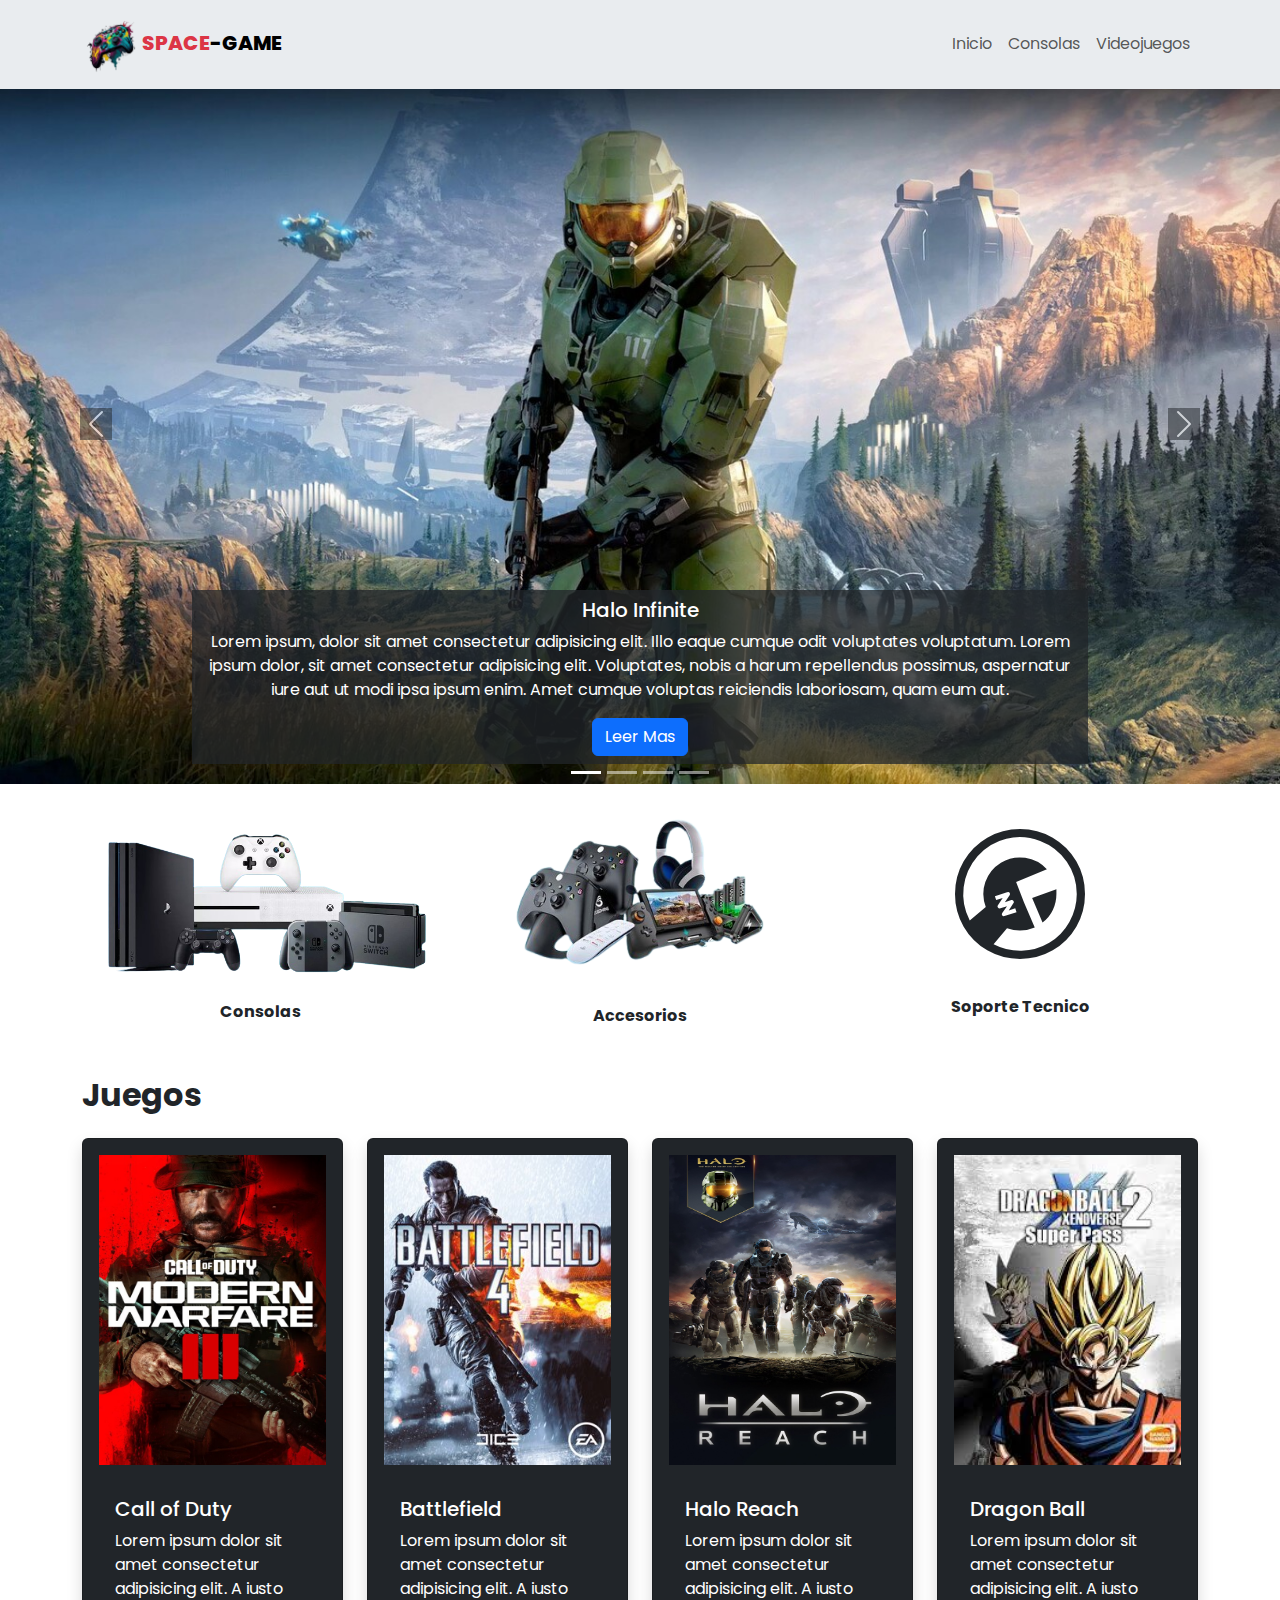
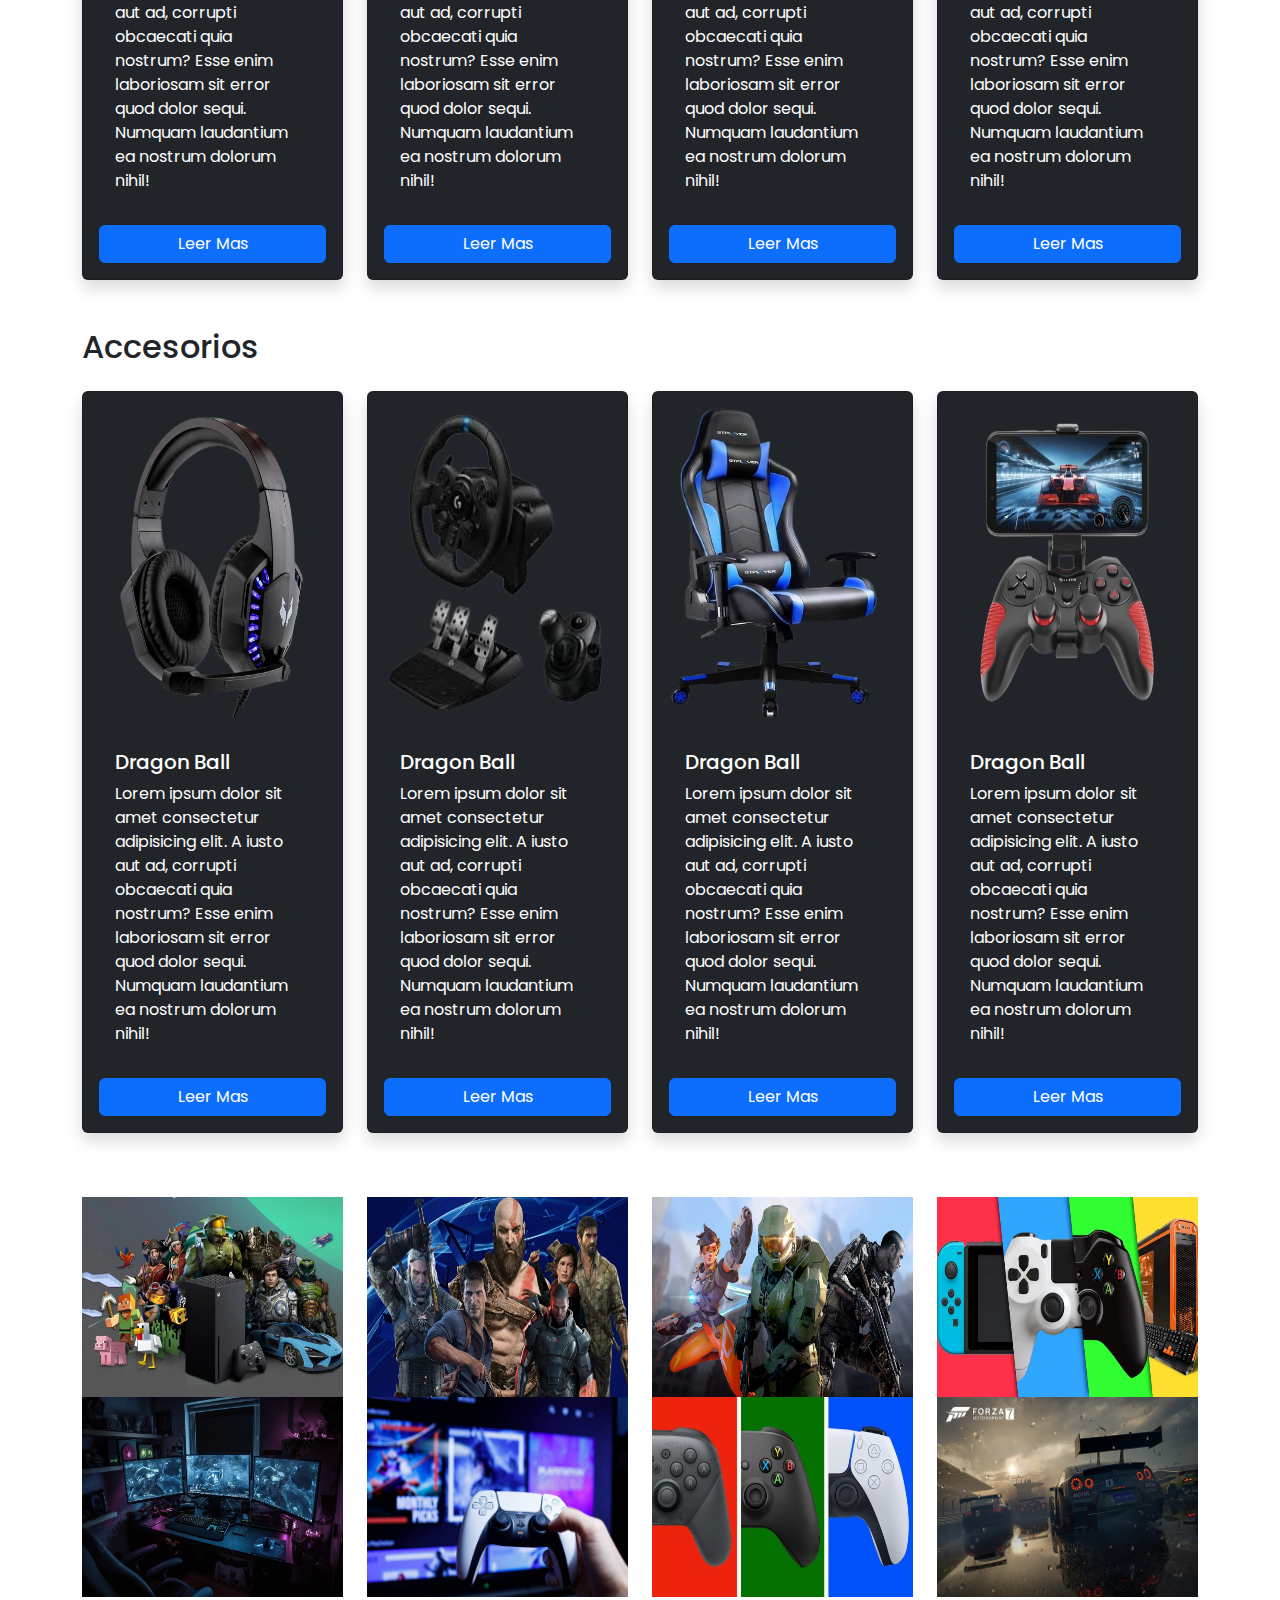
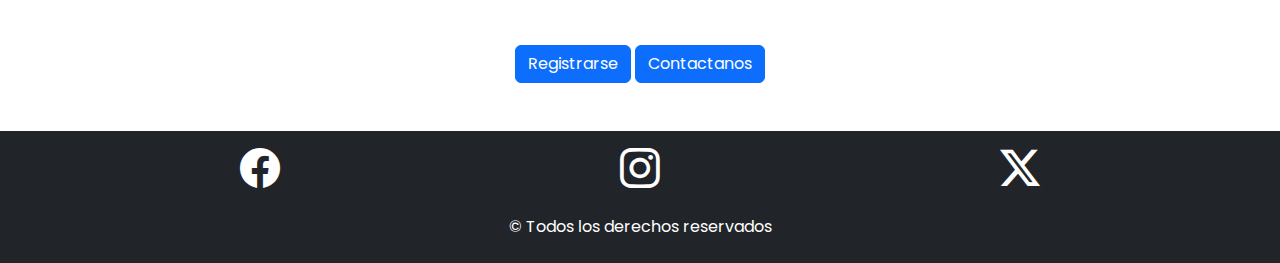
<file: index.html>
<!DOCTYPE html>
<html lang="en">
<head>
    <meta charset="UTF-8">
    <meta name="viewport" content="width=device-width, initial-scale=1.0">
    <title>Document</title>
    <link href="https://cdn.jsdelivr.net/npm/bootstrap@5.3.3/dist/css/bootstrap.min.css" rel="stylesheet" integrity="sha384-QWTKZyjpPEjISv5WaRU9OFeRpok6YctnYmDr5pNlyT2bRjXh0JMhjY6hW+ALEwIH" crossorigin="anonymous">
    <link rel="stylesheet" href="https://cdn.jsdelivr.net/npm/bootstrap-icons@1.11.3/font/bootstrap-icons.min.css">
    <link rel="stylesheet" href="css/style.css">
</head>
<body>
    <nav class="navbar navbar-expand-lg navbar-ligh bg-body-secondary fixed-top">
        <div class="container">
            <a href="" class="navbar-brand"><img class="logo" src="img/editado-removebg-preview.png" alt=""><span class="text-danger">SPACE</span><span>-GAME</span></a>
            <button class="navbar-toggler" type="button" data-bs-toggle="collapse"
                    data-bs-target="#navbar-start" aria-controls="navbar-start" aria-expanded="false">
                <span class="navbar-toggler-icon"></span>
            </button>
            <div class="collapse navbar-collapse" id="navbar-start">
                <ul class="navbar-nav ms-auto mb-2 mb-lg-0">
                    <li class="nav-item">
                        <a href="index.html" class="nav-link">Inicio</a>
                    </li>
                    <li class="nav-item">
                        <a href="consolas.html" class="nav-link">Consolas</a>
                    </li>
                    <li class="nav-item">
                        <a href="videojuegos.html" class="nav-link">Videojuegos</a>
                    </li>
                </ul>
            </div>
        </div>
    </nav>

    <div id="carouselE1" class="carousel slide" data-bs-ride="carousel">
        <div class="carousel-indicators">
            <button type="button" data-bs-target="#carouselE1"
                    data-bs-slide-to="0" class="active" aria-current="true"
                    aria-label="Slide 1">
            </button>
            <button type="button" data-bs-target="#carouselE1"
                    data-bs-slide-to="1" 
                    aria-label="Slide 2">
            </button>
            <button type="button" data-bs-target="#carouselE1"
                    data-bs-slide-to="2" 
                    aria-label="Slide 3">
            </button>
            <button type="button" data-bs-target="#carouselE1"
                    data-bs-slide-to="3" 
                    aria-label="Slide 4">
            </button>
        </div>
        <div class="carousel-inner mt-5 pt-3">
            <div class="carousel-item active mb-3">
                <img src="img/car1.jpeg" class="d-block w-100" alt="">
                <div class="carousel-caption bg-dark p-2 text-dark bg-opacity-75 text-white d-none d-md-block">
                    <h5>Halo Infinite</h5>
                    <p>
                        Lorem ipsum, dolor sit amet consectetur adipisicing elit. Illo eaque cumque odit voluptates voluptatum. Lorem ipsum dolor, sit amet consectetur adipisicing elit. Voluptates, nobis a harum repellendus possimus, aspernatur iure aut ut modi ipsa ipsum enim. Amet cumque voluptas reiciendis laboriosam, quam eum aut.
                    </p>
                    <button class="btn btn-primary">Leer Mas</button>
                </div>
            </div>
            <div class="carousel-item mb-3">
                <img src="img/car2.jpg" class="d-block w-100" alt="">
                <div class="carousel-caption bg-dark p-2 text-dark bg-opacity-75 text-white d-none d-md-block">
                    <h5>AssasinS Creed</h5>
                    <p>
                        Lorem ipsum, dolor sit amet consectetur adipisicing elit. Illo eaque cumque odit voluptates voluptatum. Lorem ipsum dolor, sit amet consectetur adipisicing elit. Voluptates, nobis a harum repellendus possimus, aspernatur iure aut ut modi ipsa ipsum enim. Amet cumque voluptas reiciendis laboriosam, quam eum aut.
                    </p>
                    <button class="btn btn-primary">Leer Mas</button>
                </div>
            </div>
            <div class="carousel-item mb-3">
                <img src="img/car3.jpg" class="d-block w-100" alt="">
                <div class="carousel-caption bg-dark p-2 text-dark bg-opacity-75 text-white d-none d-md-block">
                    <h5>Gear of War</h5>
                    <p>
                        Lorem ipsum, dolor sit amet consectetur adipisicing elit. Illo eaque cumque odit voluptates voluptatum. Lorem ipsum dolor sit amet consectetur adipisicing elit. Commodi non, ut voluptates animi fugiat vero quod doloremque perspiciatis a accusantium sint facere praesentium, nobis totam ex impedit omnis dolorem inventore.
                    </p>
                    <button class="btn btn-primary">Leer Mas</button>
                </div>
            </div>
            <div class="carousel-item mb-3">
                <img src="img/car4.jpg" class="d-block w-100" alt="">
                <div class="carousel-caption bg-dark p-2 text-dark bg-opacity-75 text-white d-none d-md-block">
                    <h5>Gear of War</h5>
                    <p>
                        Lorem ipsum, dolor sit amet consectetur adipisicing elit. Illo eaque cumque odit voluptates voluptatum. Lorem ipsum dolor sit amet consectetur adipisicing elit. Commodi non, ut voluptates animi fugiat vero quod doloremque perspiciatis a accusantium sint facere praesentium, nobis totam ex impedit omnis dolorem inventore.
                    </p>
                    <button class="btn btn-primary">Leer Mas</button>
                </div>
            </div>
        </div>
        <button class="carousel-control-prev" type="button" data-bs-target="#carouselE1"
                data-bs-slide="prev">
            <span class="carousel-control-prev-icon bg-dark" aria-hidden="true"></span>
            <span class="visually-hidden">Previuos</span>
        </button>
        <button class="carousel-control-next" type="button" data-bs-target="#carouselE1"
                data-bs-slide="next">
            <span class="carousel-control-next-icon bg-dark" aria-hidden="true"></span>
            <span class="visually-hidden">Next</span>
        </button>
    </div>

    <section class="services mb-3">
        <div class="container">
            <div class="row text-center">
                <div class="col-12 col-md-4 col-lg-4 mb-3">
                    <img src="img/ser_1-removebg-preview.png" class="d-block w-100" alt="">
                    <p><a class="text-decoration-none text-dark fw-bold" href="#">Consolas</a></p>
                </div>
                <div class="col-12 col-md-4 col-lg-4 mb-3">
                    <img src="img/ser_2-removebg-preview.png" class="d-block w-100 mb-4" alt="">
                    <p><a class="text-decoration-none text-dark fw-bold" href="#">Accesorios</a></p>
                </div>
                <div class="col-12 col-md-4 col-lg-4 mb-3">
                    <i class="bi bi-wrench-adjustable-circle"></i>
                    <p><a class="text-decoration-none text-dark fw-bold" href="#">Soporte Tecnico</a></p>
                </div>
            </div>
        </div>
    </section>

    <section class="juegos mb-3">
        <div class="container">
            <div class="row justify-content-center">
                <div class="col-12 col-md-12 col-lg-12 mb-3">
                    <h2 class="fw-bold text-dark">Juegos</h2>
                </div>
                <div class="col-10 col-md-6 col-lg-3">
                    <div class="card shadow p-3 mb-5 bg-dark text-white">
                        <div class="text-center mb-3">
                            <img src="img/juego_1.jpg" alt="">
                        </div>
                        <div class="card-body">
                            <h5 class="card-title">Call of Duty</h5>
                            <p>
                                Lorem ipsum dolor sit amet consectetur adipisicing elit. A iusto aut ad, corrupti obcaecati quia nostrum? Esse enim laboriosam sit error quod dolor sequi. Numquam laudantium ea nostrum dolorum nihil!
                            </p>
                        </div>
                        <button class="btn btn-primary">Leer Mas</button>
                    </div>
                </div>
                <div class="col-10 col-md-6 col-lg-3">
                    <div class="card shadow p-3 mb-5 bg-dark text-white">
                        <div class="text-center mb-3">
                            <img src="img/juego_2.jpg" alt="">
                        </div>
                        <div class="card-body">
                            <h5 class="card-title">Battlefield</h5>
                            <p>
                                Lorem ipsum dolor sit amet consectetur adipisicing elit. A iusto aut ad, corrupti obcaecati quia nostrum? Esse enim laboriosam sit error quod dolor sequi. Numquam laudantium ea nostrum dolorum nihil!
                            </p>
                        </div>
                        <button class="btn btn-primary">Leer Mas</button>
                    </div>
                </div>
                <div class="col-10 col-md-6 col-lg-3">
                    <div class="card shadow p-3 mb-5 bg-dark text-white">
                        <div class="text-center mb-3">
                            <img src="img/juego_3.jpg" alt="">
                        </div>
                        <div class="card-body">
                            <h5 class="card-title">Halo Reach</h5>
                            <p>
                                Lorem ipsum dolor sit amet consectetur adipisicing elit. A iusto aut ad, corrupti obcaecati quia nostrum? Esse enim laboriosam sit error quod dolor sequi. Numquam laudantium ea nostrum dolorum nihil!
                            </p>
                        </div>
                        <button class="btn btn-primary">Leer Mas</button>
                    </div>
                </div>
                <div class="col-10 col-md-6 col-lg-3">
                    <div class="card shadow p-3 mb-5 bg-dark text-white">
                        <div class="text-center mb-3">
                            <img src="img/juego_4.jpeg" alt="">
                        </div>
                        <div class="card-body col-12">
                            <h5 class="card-title">Dragon Ball</h5>
                            <p>
                                Lorem ipsum dolor sit amet consectetur adipisicing elit. A iusto aut ad, corrupti obcaecati quia nostrum? Esse enim laboriosam sit error quod dolor sequi. Numquam laudantium ea nostrum dolorum nihil!
                            </p>
                        </div>
                        <button class="btn btn-primary">Leer Mas</button>
                    </div>
                </div>
                <div class="col-12 col-md-12 col-lg-12 mb-3 text-dark">
                    <h2>Accesorios</h2>
                </div>
                <div class="col-10 col-md-6 col-lg-3">
                    <div class="card shadow p-3 mb-5 bg-dark text-white">
                        <div class="text-center mb-3">
                            <img src="img/card_1.png" alt="">
                        </div>
                        <div class="card-body col-12">
                            <h5 class="card-title">Dragon Ball</h5>
                            <p>
                                Lorem ipsum dolor sit amet consectetur adipisicing elit. A iusto aut ad, corrupti obcaecati quia nostrum? Esse enim laboriosam sit error quod dolor sequi. Numquam laudantium ea nostrum dolorum nihil!
                            </p>
                        </div>
                        <button class="btn btn-primary">Leer Mas</button>
                    </div>
                </div>
                <div class="col-10 col-md-6 col-lg-3">
                    <div class="card shadow p-3 mb-5 bg-dark text-white">
                        <div class="text-center mb-3">
                            <img src="img/card_2.png" alt="">
                        </div>
                        <div class="card-body col-12">
                            <h5 class="card-title">Dragon Ball</h5>
                            <p>
                                Lorem ipsum dolor sit amet consectetur adipisicing elit. A iusto aut ad, corrupti obcaecati quia nostrum? Esse enim laboriosam sit error quod dolor sequi. Numquam laudantium ea nostrum dolorum nihil!
                            </p>
                        </div>
                        <button class="btn btn-primary">Leer Mas</button>
                    </div>
                </div>
                <div class="col-10 col-md-6 col-lg-3">
                    <div class="card shadow p-3 mb-5 bg-dark text-white">
                        <div class="text-center mb-3">
                            <img src="img/card_3.png" alt="">
                        </div>
                        <div class="card-body col-12">
                            <h5 class="card-title">Dragon Ball</h5>
                            <p>
                                Lorem ipsum dolor sit amet consectetur adipisicing elit. A iusto aut ad, corrupti obcaecati quia nostrum? Esse enim laboriosam sit error quod dolor sequi. Numquam laudantium ea nostrum dolorum nihil!
                            </p>
                        </div>
                        <button class="btn btn-primary">Leer Mas</button>
                    </div>
                </div>
                <div class="col-10 col-md-6 col-lg-3">
                    <div class="card shadow p-3 mb-5 bg-dark text-white">
                        <div class="text-center mb-3">
                            <img src="img/card_4.png" alt="">
                        </div>
                        <div class="card-body col-12">
                            <h5 class="card-title">Dragon Ball</h5>
                            <p>
                                Lorem ipsum dolor sit amet consectetur adipisicing elit. A iusto aut ad, corrupti obcaecati quia nostrum? Esse enim laboriosam sit error quod dolor sequi. Numquam laudantium ea nostrum dolorum nihil!
                            </p>
                        </div>
                        <button class="btn btn-primary">Leer Mas</button>
                    </div>
                </div>
            </div>
            
        </div>       
    </section>
    
    <section class="galery mb-5">
        <div class="container">
            <div class="row justify-content-center">
                <div class="col-10 col-md-6 col-lg-3">
                    <img src="img/Galeria_1.jpeg" class="d-block w-100" alt="">
                </div>
                <div class="col-10 col-md-6 col-lg-3">
                    <img src="img/galeria_2.png" class="d-block w-100" alt="">
                </div>
                <div class="col-10 col-md-6 col-lg-3">
                    <img src="img/galeria_3.jpg" class="d-block w-100" alt="">
                </div>
                <div class="col-10 col-md-6 col-lg-3">
                    <img src="img/galeria_4.png" class="d-block w-100" alt="">
                </div>
                <div class="col-10 col-md-6 col-lg-3">
                    <img src="img/galeria_5.jpg" class="d-block w-100" alt="">
                </div>
                <div class="col-10 col-md-6 col-lg-3">
                    <img src="img/galeria_6.jpg" class="d-block w-100" alt="">
                </div>
                <div class="col-10 col-md-6 col-lg-3">
                    <img src="img/galeria_7.jpeg" class="d-block w-100" alt="">
                </div>
                <div class="col-10 col-md-6 col-lg-3">
                    <img src="img/galeria_8.jpg" class="d-block w-100" alt="">
                </div>
            </div>
        </div>
    </section>

    <div class="cintainer text-center mt-3 mb-5">
        <button type="button" class="btn btn-primary" data-bs-toggle="modal" data-bs-target="#exampleModal">
            Registrarse
        </button>
        <button type="button" class="btn btn-primary" data-bs-toggle="modal" data-bs-target="#contact">
            Contactanos
        </button>
    </div>

    <footer class="bg-dark p-2 text-center">
        <div class="container">
            <div class="row">
                <div class="col-4 text-white">
                    <a href="#" class="text-white"><i class="bi bi-facebook fs-1"></i></a>
                </div>
                <div class="col-4 text-white">
                    <a href="#" class="text-white"><i class="bi bi-instagram fs-1"></i></a>
                </div>
                <div class="col-4 text-white">
                    <a href="#" class="text-white"><i class="bi bi-twitter-x fs-1"></i></a>
                </div>
            </div>
            <p class="text-white mt-3">&#169 Todos los derechos reservados</p>
        </div>
    </footer>

    <div class="container">
        <div class="modal fade" id="exampleModal" tabindex="-1" aria-labelledby="exampleModalLabel" aria-hidden="true">
            <div class="modal-dialog">
                <div class="modal-content">
                    <div class="modal-header">
                        <h1 class="modal-title fs-5" id="exampleModalLabel">Registrarse</h1>
                        <button type="button" class="btn-close" data-bs-dismiss="modal" aria-label="Close"></button>
                    </div>
                    <div class="modal-body">
                        <form>
                            <div class="mb-3">
                                <label for="exampleInputEmail1" class="form-label">Nombre</label>
                                <input type="text" class="form-control" id="exampleInputEmail1" aria-describedby="emailHelp">
                            </div>
                            <div class="mb-3">
                                <label for="exampleInputEmail1" class="form-label">Apellidos</label>
                                <input type="text" class="form-control" id="exampleInputEmail1" aria-describedby="emailHelp">
                            </div>
                            <div class="mb-3">
                                <label for="exampleInputEmail1" class="form-label">Telefono</label>
                                <input type="number" class="form-control" id="exampleInputEmail1" aria-describedby="emailHelp">
                            </div>
                            <div class="mb-3">
                                <label for="exampleInputEmail1" class="form-label">Cedula</label>
                                <input type="number" class="form-control" id="exampleInputEmail1" aria-describedby="emailHelp">
                            </div>
                            <div class="mb-3">
                                <label for="exampleInputEmail1" class="form-label">Fecha de nacimiento</label>
                                <input type="date" class="form-control" id="exampleInputEmail1" aria-describedby="emailHelp">
                            </div>
                            <div class="mb-3">
                                <label for="exampleInputEmail1" class="form-label">Email address</label>
                                <input type="email" class="form-control" id="exampleInputEmail1" aria-describedby="emailHelp">
                            </div>
                            <div class="mb-3">
                                <label for="exampleInputPassword1" class="form-label">Password</label>
                                <input type="password" class="form-control" id="exampleInputPassword1">
                            </div>
                        </form>
                    </div>
                    <div class="modal-footer">
                        <button type="submit" class="btn btn-primary">Enviar</button>
                    </div>
                </div>
            </div>
        </div>
    </div>

    <div class="container">
        <div class="modal fade" id="contact" tabindex="-1" aria-labelledby="exampleModalLabel" aria-hidden="true">
            <div class="modal-dialog">
                <div class="modal-content">
                    <div class="modal-header">
                        <h1 class="modal-title fs-5" id="exampleModalLabel">Contactanos</h1>
                        <button type="button" class="btn-close" data-bs-dismiss="modal" aria-label="Close"></button>
                    </div>
                    <div class="modal-body">
                        <div class="container">
                            <form>
                                <div class="mb-3">
                                    <label for="exampleInputEmail1" class="form-label">Correo Electronico</label>
                                    <input type="email" class="form-control" id="exampleInputEmail1">
                                </div>
                                <div div class="mb-3">
                                    <label for="exampleInputPassword1" class="form-label">Contraseña</label>
                                    <input type="password" class="form-control" id="exampleInputPassword1">
                                </div>
                                <div class="mb-3">
                                    <label for="nombre" class="form-label">Mensaje</label>
                                    <textarea type="text" class="form-control" id="nombre"></textarea>
                                </div>
                            </form>
                        </div>
                    </div>
                    <div class="modal-footer">
                        <button type="submit" class="btn btn-primary">Enviar</button>
                    </div>
                </div>
            </div>
        </div>
    </div>











    <script src="https://cdn.jsdelivr.net/npm/bootstrap@5.3.3/dist/js/bootstrap.bundle.min.js" integrity="sha384-YvpcrYf0tY3lHB60NNkmXc5s9fDVZLESaAA55NDzOxhy9GkcIdslK1eN7N6jIeHz" crossorigin="anonymous"></script>
</body>
</html>
</file>
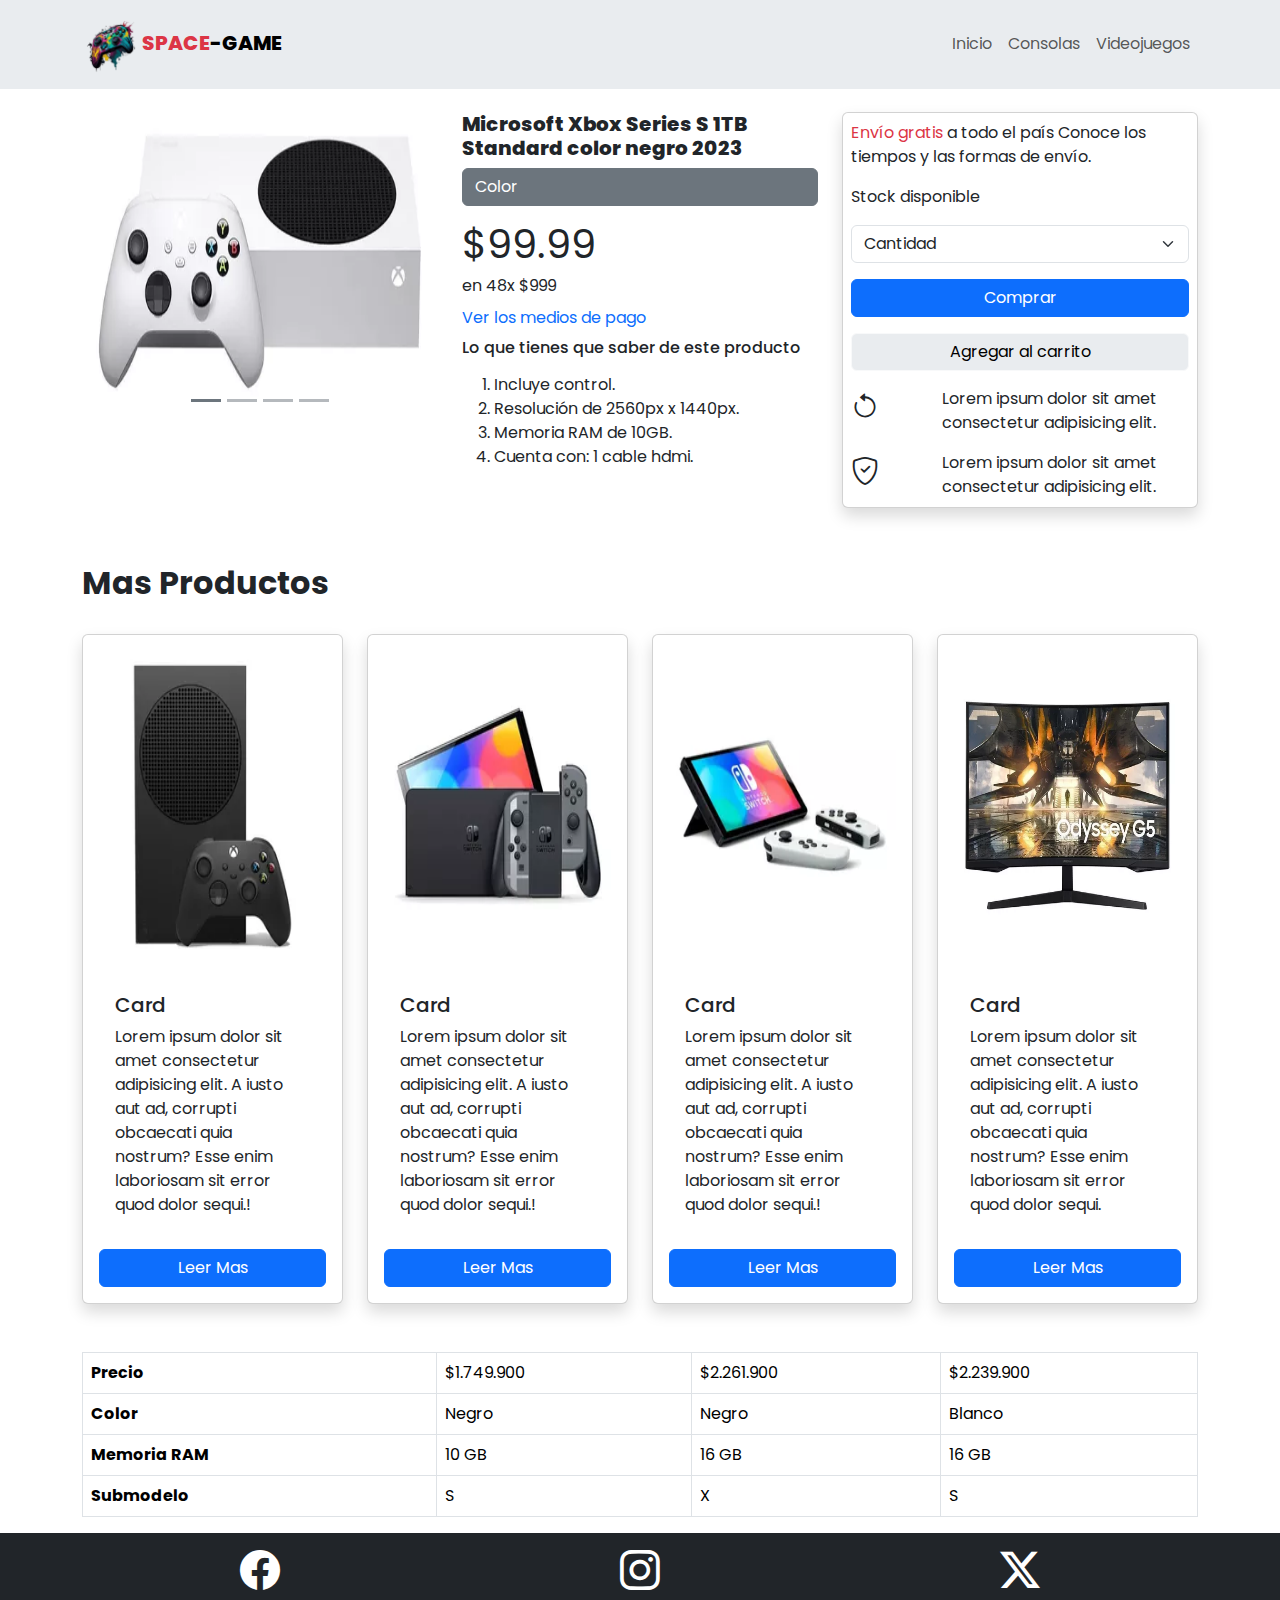
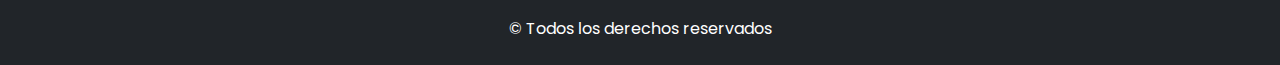
<file: color_blanco.html>
<!DOCTYPE html>
<html lang="en">
<head>
    <meta charset="UTF-8">
    <meta name="viewport" content="width=device-width, initial-scale=1.0">
    <title>Document</title>
    <link href="https://cdn.jsdelivr.net/npm/bootstrap@5.3.3/dist/css/bootstrap.min.css" rel="stylesheet" integrity="sha384-QWTKZyjpPEjISv5WaRU9OFeRpok6YctnYmDr5pNlyT2bRjXh0JMhjY6hW+ALEwIH" crossorigin="anonymous">
    <link rel="stylesheet" href="https://cdn.jsdelivr.net/npm/bootstrap-icons@1.11.3/font/bootstrap-icons.min.css">
    <link rel="stylesheet" href="css/style.css">
</head>
<body>
    <nav class="navbar navbar-expand-lg navbar-ligh bg-body-secondary fixed-top">
        <div class="container">
            <a href="" class="navbar-brand"><img class="logo" src="img/editado-removebg-preview.png" alt=""><span class="text-danger">SPACE</span><span>-GAME</span></a>
            <button class="navbar-toggler" type="button" data-bs-toggle="collapse"
                    data-bs-target="#navbar-start" aria-controls="navbar-start" aria-expanded="false">
                <span class="navbar-toggler-icon"></span>
            </button>
            <div class="collapse navbar-collapse" id="navbar-start">
                <ul class="navbar-nav ms-auto mb-2 mb-lg-0">
                    <li class="nav-item">
                        <a href="index.html" class="nav-link">Inicio</a>
                    </li>
                    <li class="nav-item">
                        <a href="consolas.html" class="nav-link">Consolas</a>
                    </li>
                    <li class="nav-item">
                        <a href="videojuegos.html" class="nav-link">Videojuegos</a>
                    </li>
                </ul>
            </div>
        </div>
    </nav>

    <div class="container mt-5 luc">
        <div class="row mt-5 justify-content-center">
            <div class="col-12 col-md-12 col-lg-4 mb-3">
                <div id="carouselE1" class="carousel slide" data-bs-ride="carousel">
                    <div class="carousel-indicators">
                        <button type="button" data-bs-target="#carouselE1"
                                data-bs-slide-to="0" class="active bg-secondary" aria-current="true"
                                aria-label="Slide 1">                            
                        </button>
                        <button type="button" data-bs-target="#carouselE1"
                                data-bs-slide-to="1" class="bg-secondary"
                                aria-label="Slide 2">
                        </button>
                        <button type="button" data-bs-target="#carouselE1"
                                data-bs-slide-to="2" class="bg-secondary"
                                aria-label="Slide 3">
                        </button>
                        <button type="button" data-bs-target="#carouselE1"
                                data-bs-slide-to="3" class="bg-secondary"
                                aria-label="Slide 4">
                        </button>
                    </div>
                    <div class="carousel-inner mt-5 pt-3 dos">
                        <div class="carousel-item active mb-3">
                            <img src="img/consolas/blanco.webp" class="w-100" alt="">
                        </div>
                        <div class="carousel-item mb-3">
                            <img src="img/consolas/blanco2.webp" class="d-block w-100" alt="">
                        </div>
                        <div class="carousel-item mb-3">
                            <img src="img/consolas/blanco3.webp" class="d-block w-100" alt="">
                        </div>
                        <div class="carousel-item mb-3">
                            <img src="img/consolas/blanco4.webp" class="d-block w-100" alt="">        
                        </div>
                    </div>
                </div>
            </div>
            <div class="col-10 col-md-12 col-lg-4 mt-5 pt-3">
                <h5 class="grande mb-2">Microsoft Xbox Series S 1TB Standard color negro 2023</h5>
                <button type="button" class="btn btn-secondary col-10 col-md-12 col-lg-12 text-start mb-2" data-bs-toggle="modal" data-bs-target="#color">
                    Color
                </button>
                <p class="mb-2"><span class="fs-1">$99.99</span> <br>en 48x $999</p>
                <a class="text-decoration-none mb-2" type="button"  data-bs-toggle="modal" data-bs-target="#medios" href="#">Ver los medios de pago</a>       
                <h6>Lo que tienes que saber de este producto</h6>
                <p>
                    <ol>
                        <li>Incluye control.</li>
                        <li>Resolución de 2560px x 1440px.</li>
                        <li>Memoria RAM de 10GB.</li> 
                        <li>Cuenta con: 1 cable hdmi.</li>
                    </ol>
                </p>
            </div>
            <div class="col-10 col-md-12 col-lg-4 mt-3 pt-5">
                <div class="card shadow p-2 mb-2">
                    <p>
                        <span class="text-danger">Envío gratis</span> a todo el país
                        Conoce los tiempos y las formas de envío.
                    </p>
                    <p>Stock disponible</p>
                    <select class="form-select" aria-label="Default select example">
                        <option selected>Cantidad</option>
                        <option value="1">1</option>
                        <option value="2">2</option>
                        <option value="3">3</option>
                        <option value="4">4</option>
                        <option value="5">5</option>
                        <option value="6">6</option>
                    </select>
                    <a class="btn btn-primary mt-3" href="#">Comprar</a>
                    <a class="btn btn-light bg-body-secondary mt-3 mb-3" href="#">Agregar al carrito</a>
                    <div class="row mb-3">
                        <div class="col-3">
                            <i class="bi bi-arrow-counterclockwise fs-3"></i>
                        </div>
                        <div class="col-9">
                            Lorem ipsum dolor sit amet consectetur adipisicing elit.
                        </div>
                    </div>
                    <div class="row">
                        <div class="col-3">
                            <i class="bi bi-shield-check fs-3"></i>
                        </div>
                        <div class="col-9">
                            Lorem ipsum dolor sit amet consectetur adipisicing elit.
                        </div>
                    </div>
                </div>
            </div>
            
        </div>
    </div>

    <div class="container juegos mt-5">
        <div class="row justify-content-center">
            <div class="col-12 col-md-12 col-lg-12 mb-4">
                <h2 class="fw-bold text-dark">Mas Productos</h2>
            </div>
            <div class="col-10 col-md-6 col-lg-3">
                <div class="card shadow p-3 mb-5 ">
                    <div class="text-center mb-3">
                        <img src="img/consolas/con_pr1.webp" alt="">
                    </div>
                    <div class="card-body col-12">
                        <h5 class="card-title">Card</h5>
                        <p>
                            Lorem ipsum dolor sit amet consectetur adipisicing elit. A iusto aut ad, corrupti obcaecati quia nostrum? Esse enim laboriosam sit error quod dolor sequi.!
                        </p>
                    </div>
                    <a class="btn btn-primary" href="producto.html">Leer Mas</a>
                </div>
            </div>
            <div class="col-10 col-md-6 col-lg-3">
                <div class="card shadow p-3 mb-5 ">
                    <div class="text-center mb-3">
                        <img src="img/consolas/con_pr2.webp" alt="">
                    </div>
                    <div class="card-body col-12">
                        <h5 class="card-title">Card</h5>
                        <p>
                            Lorem ipsum dolor sit amet consectetur adipisicing elit. A iusto aut ad, corrupti obcaecati quia nostrum? Esse enim laboriosam sit error quod dolor sequi.!
                        </p>
                    </div>
                    <a class="btn btn-primary" href="#">Leer Mas</a>
                </div>
            </div>
            <div class="col-10 col-md-6 col-lg-3">
                <div class="card shadow p-3 mb-5 ">
                    <div class="text-center mb-3">
                        <img src="img/consolas/con_pr3.webp" alt="">
                    </div>
                    <div class="card-body col-12">
                        <h5 class="card-title">Card</h5>
                        <p>
                            Lorem ipsum dolor sit amet consectetur adipisicing elit. A iusto aut ad, corrupti obcaecati quia nostrum? Esse enim laboriosam sit error quod dolor sequi.!
                        </p>
                    </div>
                    <a class="btn btn-primary" href="#">Leer Mas</a>
                </div>
            </div>
            <div class="col-10 col-md-6 col-lg-3">
                <div class="card shadow p-3 mb-5 ">
                    <div class="text-center mb-3">
                        <img src="img/consolas/con_pr9.webp" alt="">
                    </div>
                    <div class="card-body col-12">
                        <h5 class="card-title">Card</h5>
                        <p>
                            Lorem ipsum dolor sit amet consectetur adipisicing elit. A iusto aut ad, corrupti obcaecati quia nostrum? Esse enim laboriosam sit error quod dolor sequi.
                        </p>
                    </div>
                    <a class="btn btn-primary" href="#">Leer Mas</a>
                </div>
            </div>
        </div>
    </div>

    <div class="container">
        <table class="table table-bordered">
            <thead>
                <tr>
                    <th scope="col">Precio</th>
                    <td scope="col">$1.749.900</td>
                    <td scope="col">$2.261.900</td>
                    <td scope="col">$2.239.900</td>
                </tr>
            </thead>
            <tbody>
                <tr>
                    <th scope="row">Color</th>
                    <td>Negro</td>
                    <td>Negro</td>
                    <td>Blanco</td>
                </tr>
                <tr>
                    <th scope="row">Memoria RAM</th>
                    <td>10 GB</td>
                    <td>16 GB</td>
                    <td>16 GB</td>
                </tr>
                <tr>
                    <th scope="row">Submodelo</th>
                    <td>S</td>
                    <td>X</td>
                    <td>S</td>
                </tr>
            </tbody>
        </table>
    </div>
    
    <footer class="bg-dark p-2 text-center">
        <div class="container">
            <div class="row">
                <div class="col-4 text-white">
                    <a href="#" class="text-white"><i class="bi bi-facebook fs-1"></i></a>
                </div>
                <div class="col-4 text-white">
                    <a href="#" class="text-white"><i class="bi bi-instagram fs-1"></i></a>
                </div>
                <div class="col-4 text-white">
                    <a href="#" class="text-white"><i class="bi bi-twitter-x fs-1"></i></a>
                </div>
            </div>
            <p class="text-white mt-3">&#169 Todos los derechos reservados</p>
        </div>
    </footer>

    <div class="container">
        <div class="modal fade" id="color" tabindex="-1" aria-labelledby="color" aria-hidden="true">
            <div class="modal-dialog">
                <div class="modal-content">
                    <div class="modal-header">
                        <h1 class="modal-title fs-5" id="color">color</h1>
                        <button type="button" class="btn-close" data-bs-dismiss="modal" aria-label="Close"></button>
                    </div>
                    <div class="modal-body">
                        <div class="container">
                            <div class="row">
                                <div class="col border border-info">
                                    <img src="img/sub/sub_pr1.webp" class="d-block w-100" alt="">
                                    <p>Negro</p>
                                </div>
                                <div class="col border border-info text-center">
                                    <img src="img/sub/sub_color2.webp" class="d-block w-100 p-5" alt="">
                                    <p >Blanco</p>
                                </div>
                            </div>
                        </div>
                    </div>
                </div>
            </div>
        </div>
    </div>
    <div class="container">
        <div class="modal fade" id="medios" tabindex="-1" aria-labelledby="medios" aria-hidden="true">
            <div class="modal-dialog">
                <div class="modal-content">
                    <div class="modal-header">
                        <h1 class="modal-title fs-5" id="medios">Medios de Pago</h1>
                        <button type="button" class="btn-close" data-bs-dismiss="modal" aria-label="Close"></button>
                    </div>
                    <div class="modal-body">
                        <div class="container">
                            <div class="row mb-3">
                                <div class="col">
                                    <h5>Tarjetas de credito</h5>
                                    <p>Acreditacion instantanea</p>
                                </div>
                            </div>
                            <div class="row">
                                <div class="col-12 fs-4 mb-3">
                                    <p>Hasta 48 Cuotas</p>
                                </div>
                                <div class="col-4 medios">
                                    <img src="img/sub/medios/medio1-removebg-preview.png" alt="">
                                    <p>48 Cuotas</p>
                                </div>
                                <div class="col-4 medios">
                                    <img src="img/sub/medios/medio1-removebg-preview.png" alt="">
                                    <p>48 Cuotas</p>
                                </div>
                                <div class="col-4 medios">
                                    <img src="img/sub/medios/medio1-removebg-preview.png" alt="">
                                    <p>48 Cuotas</p>
                                </div>
                            </div>
                        </div>
                    </div>
                </div>
            </div>
        </div>
    </div>



    <script src="https://cdn.jsdelivr.net/npm/bootstrap@5.3.3/dist/js/bootstrap.bundle.min.js" integrity="sha384-YvpcrYf0tY3lHB60NNkmXc5s9fDVZLESaAA55NDzOxhy9GkcIdslK1eN7N6jIeHz" crossorigin="anonymous"></script>
</body>
</file>
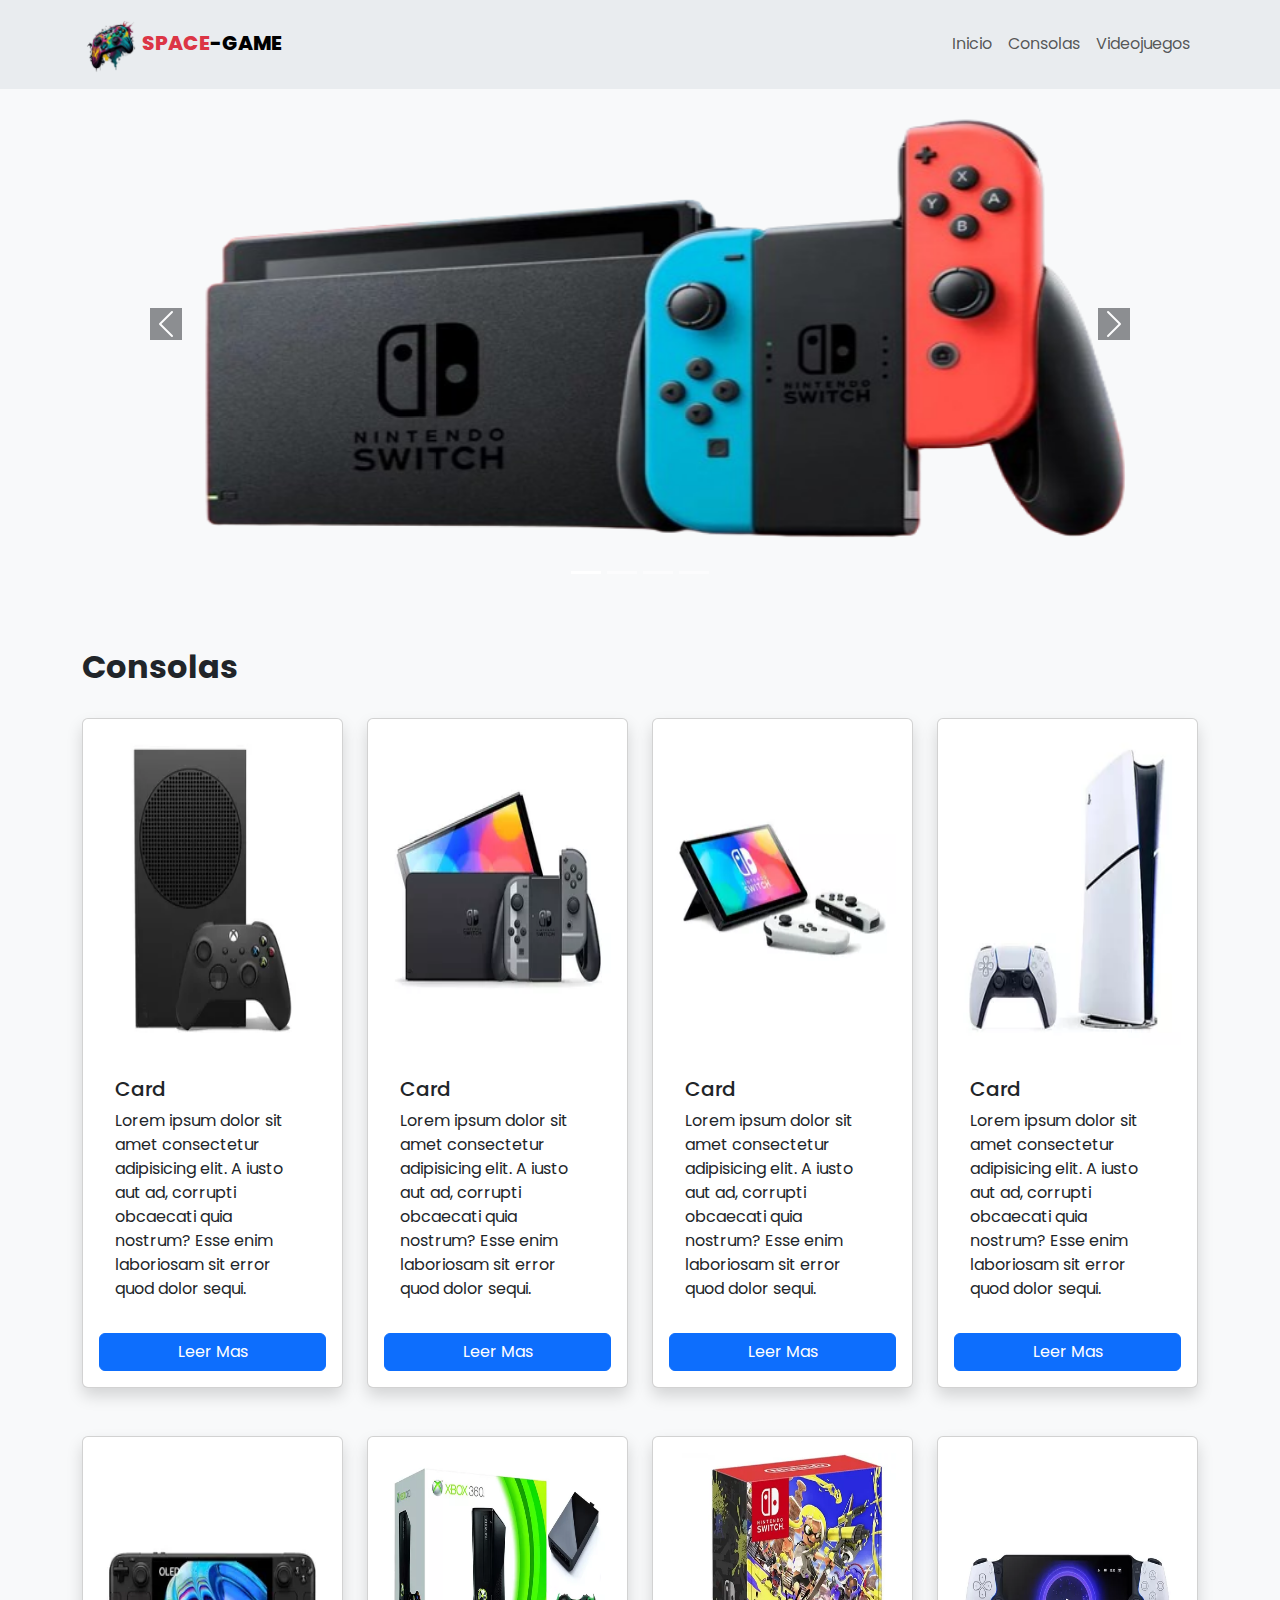
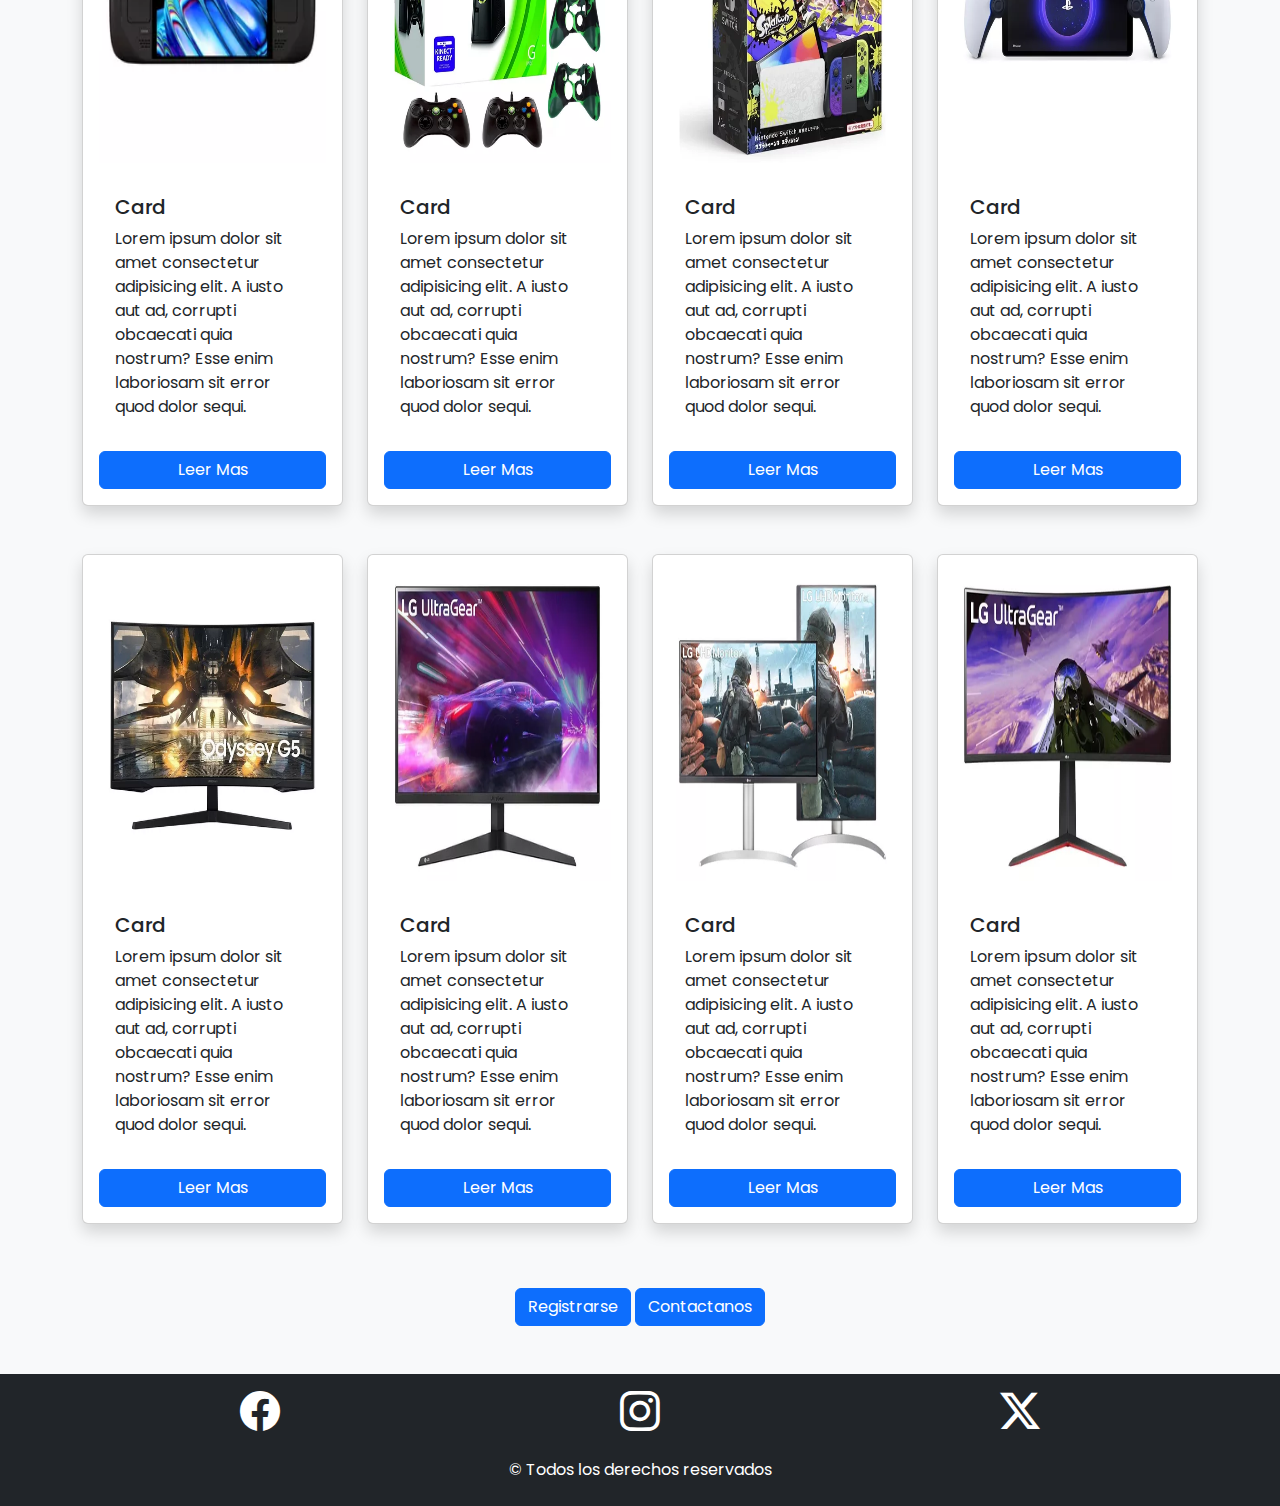
<file: consolas.html>
<!DOCTYPE html>
<html lang="en">
<head>
    <meta charset="UTF-8">
    <meta name="viewport" content="width=device-width, initial-scale=1.0">
    <title>Document</title>
    <link href="https://cdn.jsdelivr.net/npm/bootstrap@5.3.3/dist/css/bootstrap.min.css" rel="stylesheet" integrity="sha384-QWTKZyjpPEjISv5WaRU9OFeRpok6YctnYmDr5pNlyT2bRjXh0JMhjY6hW+ALEwIH" crossorigin="anonymous">
    <link rel="stylesheet" href="https://cdn.jsdelivr.net/npm/bootstrap-icons@1.11.3/font/bootstrap-icons.min.css">
    <link rel="stylesheet" href="css/style.css">
</head>
<body class="text-bg-light">
    <nav class="navbar navbar-expand-lg navbar-ligh bg-body-secondary fixed-top">
        <div class="container">
            <a href="" class="navbar-brand"><img class="logo" src="img/editado-removebg-preview.png" alt=""><span class="text-danger">SPACE</span><span>-GAME</span></a>
            <button class="navbar-toggler" type="button" data-bs-toggle="collapse"
                    data-bs-target="#navbar-start" aria-controls="navbar-start" aria-expanded="false">
                <span class="navbar-toggler-icon"></span>
            </button>
            <div class="collapse navbar-collapse" id="navbar-start">
                <ul class="navbar-nav ms-auto mb-2 mb-lg-0">
                    <li class="nav-item">
                        <a href="index.html" class="nav-link">Inicio</a>
                    </li>
                    <li class="nav-item">
                        <a href="consolas.html" class="nav-link">Consolas</a>
                    </li>
                    <li class="nav-item">
                        <a href="videojuegos.html" class="nav-link">Videojuegos</a>
                    </li>
                </ul>
            </div>
        </div>
    </nav>

    <div class="container">
        <div id="carouselE1" class="carousel slide" data-bs-ride="carousel">
            <div class="carousel-indicators">
                <button type="button" data-bs-target="#carouselE1"
                        data-bs-slide-to="0" class="active" aria-current="true"
                        aria-label="Slide 1">
                </button>
                <button type="button" data-bs-target="#carouselE1"
                        data-bs-slide-to="1" 
                        aria-label="Slide 2">
                </button>
                <button type="button" data-bs-target="#carouselE1"
                        data-bs-slide-to="2" 
                        aria-label="Slide 3">
                </button>
                <button type="button" data-bs-target="#carouselE1"
                        data-bs-slide-to="3" 
                        aria-label="Slide 4">
                </button>
            </div>
            <div class="carousel-inner mt-5 pt-3 dos">
                <div class="carousel-item active mb-3">
                    <img src="img/consolas/con_car1.png" class="d-block w-100" alt="">
                </div>
                <div class="carousel-item mb-3">
                    <img src="img/consolas/con_car2.png" class="d-block w-100" alt="">
                </div>
                <div class="carousel-item mb-3">
                    <img src="img/consolas/con_car3.jpg" class="d-block w-100" alt="">
                </div>
                <div class="carousel-item mb-3">
                    <img src="img/consolas/con_car4.jpg" class="d-block w-100" alt="">
                    
                </div>
            </div>
            <button class="carousel-control-prev" type="button" data-bs-target="#carouselE1"
                    data-bs-slide="prev">
                <span class="carousel-control-prev-icon bg-dark" aria-hidden="true"></span>
                <span class="visually-hidden">Previuos</span>
            </button>
            <button class="carousel-control-next" type="button" data-bs-target="#carouselE1"
                    data-bs-slide="next">
                <span class="carousel-control-next-icon bg-dark" aria-hidden="true"></span>
                <span class="visually-hidden">Next</span>
            </button>
        </div>
    </div>

    <div class="container juegos mt-5">
        <div class="row justify-content-center">
            <div class="col-12 col-md-12 col-lg-12 mb-4">
                <h2 class="fw-bold text-dark">Consolas</h2>
            </div>
            <div class="col-10 col-md-6 col-lg-3">
                <div class="card shadow p-3 mb-5 ">
                    <div class="text-center mb-3">
                        <img src="img/consolas/con_pr1.webp" alt="">
                    </div>
                    <div class="card-body col-12">
                        <h5 class="card-title">Card</h5>
                        <p>
                            Lorem ipsum dolor sit amet consectetur adipisicing elit. A iusto aut ad, corrupti obcaecati quia nostrum? Esse enim laboriosam sit error quod dolor sequi.
                        </p>
                    </div>
                    <a class="btn btn-primary" href="producto.html">Leer Mas</a>
                </div>
            </div>
            <div class="col-10 col-md-6 col-lg-3">
                <div class="card shadow p-3 mb-5 ">
                    <div class="text-center mb-3">
                        <img src="img/consolas/con_pr2.webp" alt="">
                    </div>
                    <div class="card-body col-12">
                        <h5 class="card-title">Card</h5>
                        <p>
                            Lorem ipsum dolor sit amet consectetur adipisicing elit. A iusto aut ad, corrupti obcaecati quia nostrum? Esse enim laboriosam sit error quod dolor sequi.
                        </p>
                    </div>
                    <a class="btn btn-primary" href="#">Leer Mas</a>
                </div>
            </div>
            <div class="col-10 col-md-6 col-lg-3">
                <div class="card shadow p-3 mb-5 ">
                    <div class="text-center mb-3">
                        <img src="img/consolas/con_pr3.webp" alt="">
                    </div>
                    <div class="card-body col-12">
                        <h5 class="card-title">Card</h5>
                        <p>
                            Lorem ipsum dolor sit amet consectetur adipisicing elit. A iusto aut ad, corrupti obcaecati quia nostrum? Esse enim laboriosam sit error quod dolor sequi.
                        </p>
                    </div>
                    <a class="btn btn-primary" href="#">Leer Mas</a>
                </div>
            </div>
            <div class="col-10 col-md-6 col-lg-3">
                <div class="card shadow p-3 mb-5 ">
                    <div class="text-center mb-3">
                        <img src="img/consolas/con_pr4.webp" alt="">
                    </div>
                    <div class="card-body col-12">
                        <h5 class="card-title">Card</h5>
                        <p>
                            Lorem ipsum dolor sit amet consectetur adipisicing elit. A iusto aut ad, corrupti obcaecati quia nostrum? Esse enim laboriosam sit error quod dolor sequi.
                        </p>
                    </div>
                    <a class="btn btn-primary" href="#">Leer Mas</a>
                </div>
            </div>
            <div class="col-10 col-md-6 col-lg-3">
                <div class="card shadow p-3 mb-5 ">
                    <div class="text-center mb-3">
                        <img src="img/consolas/con_pr5.webp" alt="">
                    </div>
                    <div class="card-body col-12">
                        <h5 class="card-title">Card</h5>
                        <p>
                            Lorem ipsum dolor sit amet consectetur adipisicing elit. A iusto aut ad, corrupti obcaecati quia nostrum? Esse enim laboriosam sit error quod dolor sequi.
                        </p>
                    </div>
                    <a class="btn btn-primary" href="#">Leer Mas</a>
                </div>
            </div>
            <div class="col-10 col-md-6 col-lg-3">
                <div class="card shadow p-3 mb-5 ">
                    <div class="text-center mb-3">
                        <img src="img/consolas/con_pr6.webp" alt="">
                    </div>
                    <div class="card-body col-12">
                        <h5 class="card-title">Card</h5>
                        <p>
                            Lorem ipsum dolor sit amet consectetur adipisicing elit. A iusto aut ad, corrupti obcaecati quia nostrum? Esse enim laboriosam sit error quod dolor sequi.
                        </p>
                    </div>
                    <a class="btn btn-primary" href="#">Leer Mas</a>
                </div>
            </div>
            <div class="col-10 col-md-6 col-lg-3">
                <div class="card shadow p-3 mb-5 ">
                    <div class="text-center mb-3">
                        <img src="img/consolas/con_pr7.webp" alt="">
                    </div>
                    <div class="card-body col-12">
                        <h5 class="card-title">Card</h5>
                        <p>
                            Lorem ipsum dolor sit amet consectetur adipisicing elit. A iusto aut ad, corrupti obcaecati quia nostrum? Esse enim laboriosam sit error quod dolor sequi.
                        </p>
                    </div>
                    <a class="btn btn-primary" href="#">Leer Mas</a>
                </div>
            </div>
            <div class="col-10 col-md-6 col-lg-3">
                <div class="card shadow p-3 mb-5 ">
                    <div class="text-center mb-3">
                        <img src="img/consolas/con_pr8.webp" alt="">
                    </div>
                    <div class="card-body col-12">
                        <h5 class="card-title">Card</h5>
                        <p>
                            Lorem ipsum dolor sit amet consectetur adipisicing elit. A iusto aut ad, corrupti obcaecati quia nostrum? Esse enim laboriosam sit error quod dolor sequi.
                        </p>
                    </div>
                    <a class="btn btn-primary" href="#">Leer Mas</a>
                </div>
            </div>
            <div class="col-10 col-md-6 col-lg-3">
                <div class="card shadow p-3 mb-5 ">
                    <div class="text-center mb-3">
                        <img src="img/consolas/con_pr9.webp" alt="">
                    </div>
                    <div class="card-body col-12">
                        <h5 class="card-title">Card</h5>
                        <p>
                            Lorem ipsum dolor sit amet consectetur adipisicing elit. A iusto aut ad, corrupti obcaecati quia nostrum? Esse enim laboriosam sit error quod dolor sequi.
                        </p>
                    </div>
                    <a class="btn btn-primary" href="#">Leer Mas</a>
                </div>
            </div>
            <div class="col-10 col-md-6 col-lg-3">
                <div class="card shadow p-3 mb-5 ">
                    <div class="text-center mb-3">
                        <img src="img/consolas/con_pr10.webp" alt="">
                    </div>
                    <div class="card-body col-12">
                        <h5 class="card-title">Card</h5>
                        <p>
                            Lorem ipsum dolor sit amet consectetur adipisicing elit. A iusto aut ad, corrupti obcaecati quia nostrum? Esse enim laboriosam sit error quod dolor sequi.
                        </p>
                    </div>
                    <a class="btn btn-primary" href="#">Leer Mas</a>
                </div>
            </div>
            <div class="col-10 col-md-6 col-lg-3">
                <div class="card shadow p-3 mb-5 ">
                    <div class="text-center mb-3">
                        <img src="img/consolas/con_pr11.webp" alt="">
                    </div>
                    <div class="card-body col-12">
                        <h5 class="card-title">Card</h5>
                        <p>
                            Lorem ipsum dolor sit amet consectetur adipisicing elit. A iusto aut ad, corrupti obcaecati quia nostrum? Esse enim laboriosam sit error quod dolor sequi.
                        </p>
                    </div>
                    <a class="btn btn-primary" href="#">Leer Mas</a>
                </div>
            </div>
            <div class="col-10 col-md-6 col-lg-3">
                <div class="card shadow p-3 mb-5 ">
                    <div class="text-center mb-3">
                        <img src="img/consolas/con_pr12.webp" alt="">
                    </div>
                    <div class="card-body col-12">
                        <h5 class="card-title">Card</h5>
                        <p>
                            Lorem ipsum dolor sit amet consectetur adipisicing elit. A iusto aut ad, corrupti obcaecati quia nostrum? Esse enim laboriosam sit error quod dolor sequi.
                        </p>
                    </div>
                    <a class="btn btn-primary" href="#">Leer Mas</a>
                </div>
            </div>
        </div>
    </div>

    <div class="cintainer text-center mt-3 mb-5">
        <button type="button" class="btn btn-primary" data-bs-toggle="modal" data-bs-target="#exampleModal">
            Registrarse
        </button>
        <button type="button" class="btn btn-primary" data-bs-toggle="modal" data-bs-target="#contact">
            Contactanos
        </button>
    </div>

    <footer class="bg-dark p-2 text-center">
        <div class="container">
            <div class="row">
                <div class="col-4 text-white">
                    <a href="#" class="text-white"><i class="bi bi-facebook fs-1"></i></a>
                </div>
                <div class="col-4 text-white">
                    <a href="#" class="text-white"><i class="bi bi-instagram fs-1"></i></a>
                </div>
                <div class="col-4 text-white">
                    <a href="#" class="text-white"><i class="bi bi-twitter-x fs-1"></i></a>
                </div>
            </div>
            <p class="text-white mt-3">&#169 Todos los derechos reservados</p>
        </div>
    </footer>

    <div class="container">
        <div class="modal fade" id="exampleModal" tabindex="-1" aria-labelledby="exampleModalLabel" aria-hidden="true">
            <div class="modal-dialog">
                <div class="modal-content">
                    <div class="modal-header">
                        <h1 class="modal-title fs-5" id="exampleModalLabel">Registrarse</h1>
                        <button type="button" class="btn-close" data-bs-dismiss="modal" aria-label="Close"></button>
                    </div>
                    <div class="modal-body">
                        <form>
                            <div class="mb-3">
                                <label for="exampleInputEmail1" class="form-label">Nombre</label>
                                <input type="text" class="form-control" id="exampleInputEmail1" aria-describedby="emailHelp">
                            </div>
                            <div class="mb-3">
                                <label for="exampleInputEmail1" class="form-label">Apellidos</label>
                                <input type="text" class="form-control" id="exampleInputEmail1" aria-describedby="emailHelp">
                            </div>
                            <div class="mb-3">
                                <label for="exampleInputEmail1" class="form-label">Telefono</label>
                                <input type="number" class="form-control" id="exampleInputEmail1" aria-describedby="emailHelp">
                            </div>
                            <div class="mb-3">
                                <label for="exampleInputEmail1" class="form-label">Cedula</label>
                                <input type="number" class="form-control" id="exampleInputEmail1" aria-describedby="emailHelp">
                            </div>
                            <div class="mb-3">
                                <label for="exampleInputEmail1" class="form-label">Fecha de nacimiento</label>
                                <input type="date" class="form-control" id="exampleInputEmail1" aria-describedby="emailHelp">
                            </div>
                            <div class="mb-3">
                                <label for="exampleInputEmail1" class="form-label">Email address</label>
                                <input type="email" class="form-control" id="exampleInputEmail1" aria-describedby="emailHelp">
                            </div>
                            <div class="mb-3">
                                <label for="exampleInputPassword1" class="form-label">Password</label>
                                <input type="password" class="form-control" id="exampleInputPassword1">
                            </div>
                        </form>
                    </div>
                    <div class="modal-footer">
                        <button type="submit" class="btn btn-primary">Enviar</button>
                    </div>
                </div>
            </div>
        </div>
    </div>

    <div class="container">
        <div class="modal fade" id="contact" tabindex="-1" aria-labelledby="exampleModalLabel" aria-hidden="true">
            <div class="modal-dialog">
                <div class="modal-content">
                    <div class="modal-header">
                        <h1 class="modal-title fs-5" id="exampleModalLabel">Contactanos</h1>
                        <button type="button" class="btn-close" data-bs-dismiss="modal" aria-label="Close"></button>
                    </div>
                    <div class="modal-body">
                        <div class="container">
                            <form>
                                <div class="mb-3">
                                    <label for="exampleInputEmail1" class="form-label">Correo Electronico</label>
                                    <input type="email" class="form-control" id="exampleInputEmail1">
                                </div>
                                <div div class="mb-3">
                                    <label for="exampleInputPassword1" class="form-label">Contraseña</label>
                                    <input type="password" class="form-control" id="exampleInputPassword1">
                                </div>
                                <div class="mb-3">
                                    <label for="nombre" class="form-label">Mensaje</label>
                                    <textarea type="text" class="form-control" id="nombre"></textarea>
                                </div>
                            </form>
                        </div>
                    </div>
                    <div class="modal-footer">
                        <button type="submit" class="btn btn-primary">Enviar</button>
                    </div>
                </div>
            </div>
        </div>
    </div>





    <script src="https://cdn.jsdelivr.net/npm/bootstrap@5.3.3/dist/js/bootstrap.bundle.min.js" integrity="sha384-YvpcrYf0tY3lHB60NNkmXc5s9fDVZLESaAA55NDzOxhy9GkcIdslK1eN7N6jIeHz" crossorigin="anonymous"></script>
</body>
</file>
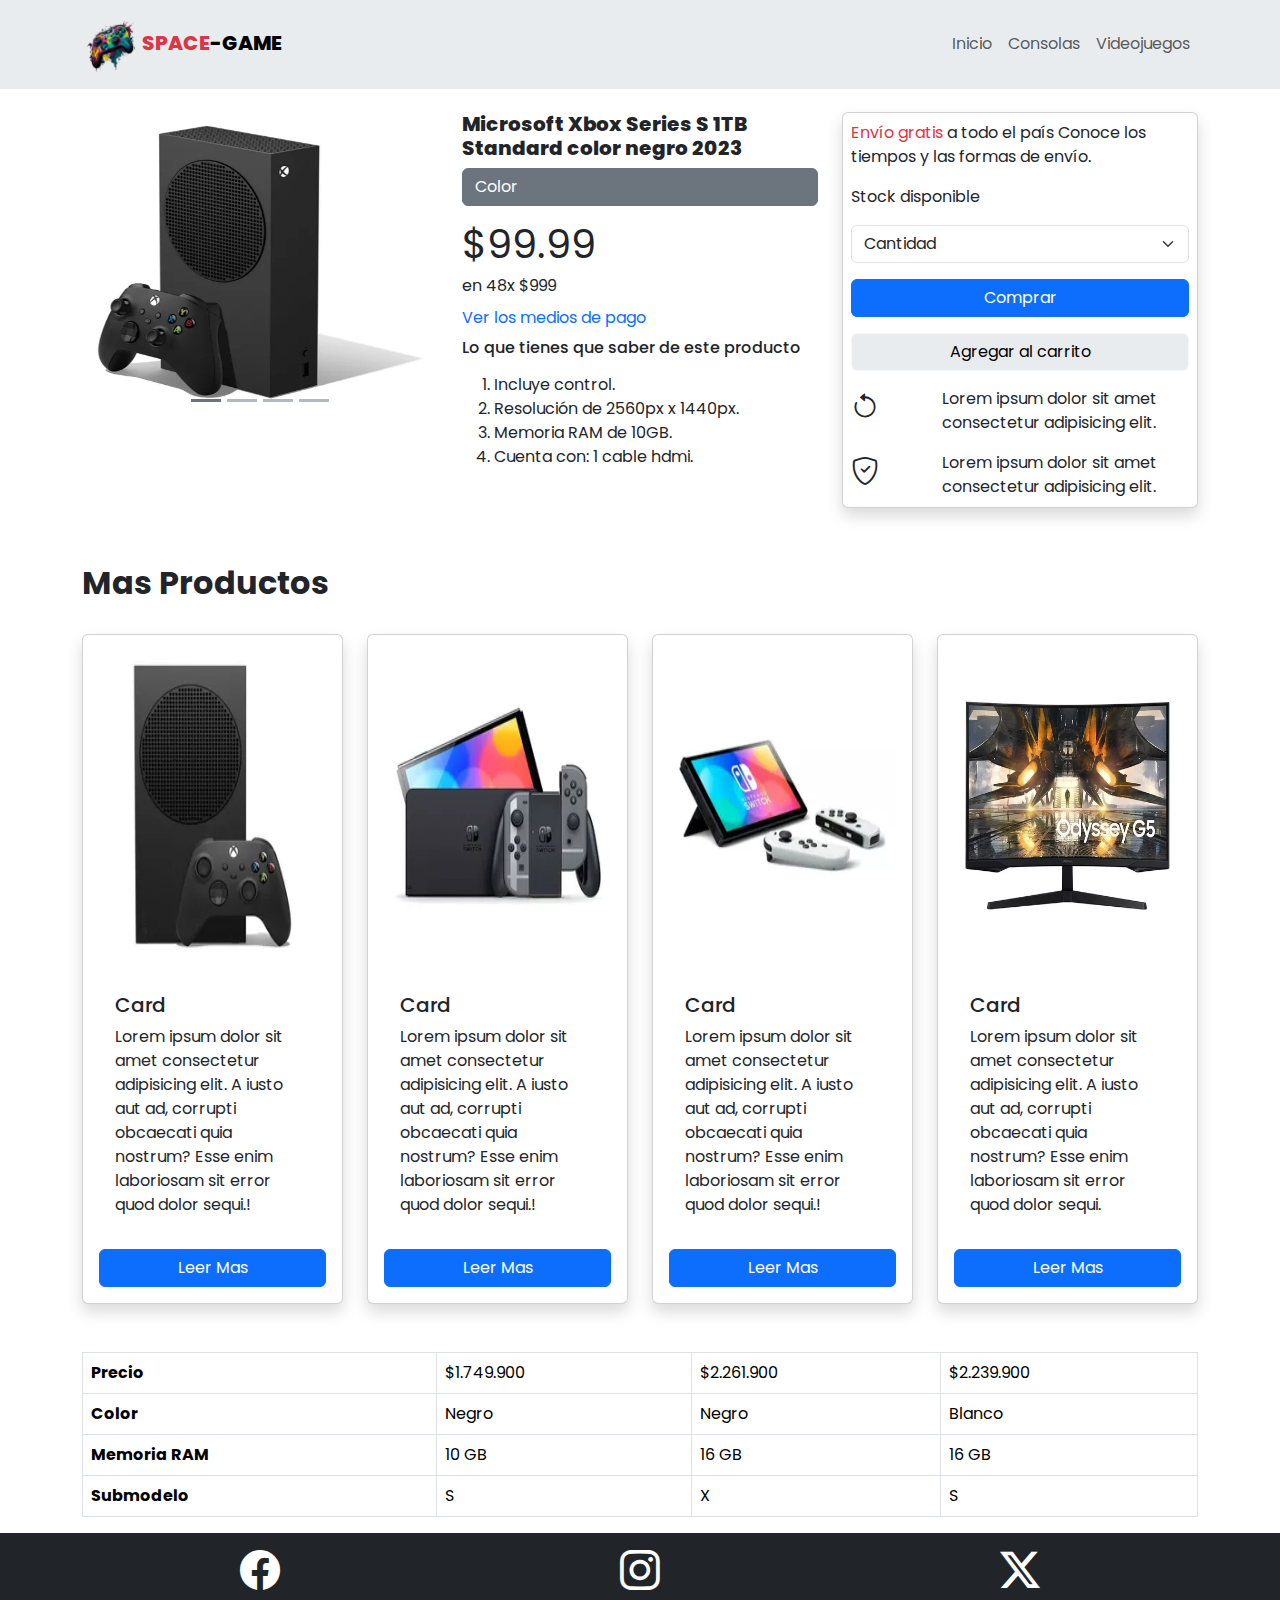
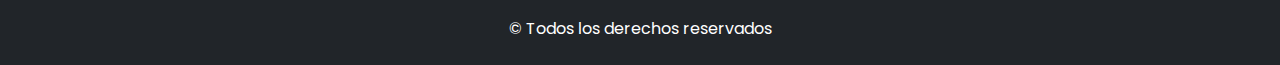
<file: producto.html>
<!DOCTYPE html>
<html lang="en">
<head>
    <meta charset="UTF-8">
    <meta name="viewport" content="width=device-width, initial-scale=1.0">
    <title>Document</title>
    <link href="https://cdn.jsdelivr.net/npm/bootstrap@5.3.3/dist/css/bootstrap.min.css" rel="stylesheet" integrity="sha384-QWTKZyjpPEjISv5WaRU9OFeRpok6YctnYmDr5pNlyT2bRjXh0JMhjY6hW+ALEwIH" crossorigin="anonymous">
    <link rel="stylesheet" href="https://cdn.jsdelivr.net/npm/bootstrap-icons@1.11.3/font/bootstrap-icons.min.css">
    <link rel="stylesheet" href="css/style.css">
</head>
<body>
    <nav class="navbar navbar-expand-lg navbar-ligh bg-body-secondary fixed-top">
        <div class="container">
            <a href="" class="navbar-brand"><img class="logo" src="img/editado-removebg-preview.png" alt=""><span class="text-danger">SPACE</span><span>-GAME</span></a>
            <button class="navbar-toggler" type="button" data-bs-toggle="collapse"
                    data-bs-target="#navbar-start" aria-controls="navbar-start" aria-expanded="false">
                <span class="navbar-toggler-icon"></span>
            </button>
            <div class="collapse navbar-collapse" id="navbar-start">
                <ul class="navbar-nav ms-auto mb-2 mb-lg-0">
                    <li class="nav-item">
                        <a href="index.html" class="nav-link">Inicio</a>
                    </li>
                    <li class="nav-item">
                        <a href="consolas.html" class="nav-link">Consolas</a>
                    </li>
                    <li class="nav-item">
                        <a href="videojuegos.html" class="nav-link">Videojuegos</a>
                    </li>
                </ul>
            </div>
        </div>
    </nav>

    <div class="container mt-5 luc">
        <div class="row mt-5 justify-content-center">
            <div class="col-12 col-md-12 col-lg-4 mb-3">
                <div id="carouselE1" class="carousel slide" data-bs-ride="carousel">
                    <div class="carousel-indicators">
                        <button type="button" data-bs-target="#carouselE1"
                                data-bs-slide-to="0" class="active bg-secondary" aria-current="true"
                                aria-label="Slide 1">                            
                        </button>
                        <button type="button" data-bs-target="#carouselE1"
                                data-bs-slide-to="1" class="bg-secondary"
                                aria-label="Slide 2">
                        </button>
                        <button type="button" data-bs-target="#carouselE1"
                                data-bs-slide-to="2" class="bg-secondary"
                                aria-label="Slide 3">
                        </button>
                        <button type="button" data-bs-target="#carouselE1"
                                data-bs-slide-to="3" class="bg-secondary"
                                aria-label="Slide 4">
                        </button>
                    </div>
                    <div class="carousel-inner mt-5 pt-3 dos">
                        <div class="carousel-item active mb-3">
                            <img src="img/sub/sub_pr1.webp" class="w-100" alt="">
                        </div>
                        <div class="carousel-item mb-3">
                            <img src="img/sub/sub_pr2.webp" class="d-block w-100" alt="">
                        </div>
                        <div class="carousel-item mb-3">
                            <img src="img/sub/sub_pr3.webp" class="d-block w-100" alt="">
                        </div>
                        <div class="carousel-item mb-3">
                            <img src="img/sub/sub_pr4.webp" class="d-block w-100" alt="">        
                        </div>
                    </div>
                </div>
            </div>
            <div class="col-10 col-md-12 col-lg-4 mt-5 pt-3">
                <h5 class="grande mb-2">Microsoft Xbox Series S 1TB Standard color negro 2023</h5>
                <button type="button" class="btn btn-secondary col-10 col-md-12 col-lg-12 text-start mb-2" data-bs-toggle="modal" data-bs-target="#color">
                    Color
                </button>
                <p class="mb-2"><span class="fs-1">$99.99</span> <br>en 48x $999</p>
                <a class="text-decoration-none mb-2" type="button"  data-bs-toggle="modal" data-bs-target="#medios" href="">Ver los medios de pago</a>       
                <h6>Lo que tienes que saber de este producto</h6>
                <p>
                    <ol>
                        <li>Incluye control.</li>
                        <li>Resolución de 2560px x 1440px.</li>
                        <li>Memoria RAM de 10GB.</li> 
                        <li>Cuenta con: 1 cable hdmi.</li>
                    </ol>
                </p>
            </div>
            <div class="col-10 col-md-12 col-lg-4 mt-3 pt-5">
                <div class="card shadow p-2 mb-2">
                    <p>
                        <span class="text-danger">Envío gratis</span> a todo el país
                        Conoce los tiempos y las formas de envío.
                    </p>
                    <p>Stock disponible</p>
                    <select class="form-select" aria-label="Default select example">
                        <option selected>Cantidad</option>
                        <option value="1">1</option>
                        <option value="2">2</option>
                        <option value="3">3</option>
                        <option value="4">4</option>
                        <option value="5">5</option>
                        <option value="6">6</option>
                    </select>
                    <a class="btn btn-primary mt-3" href="#">Comprar</a>
                    <a class="btn btn-light bg-body-secondary mt-3 mb-3" href="#">Agregar al carrito</a>
                    <div class="row mb-3">
                        <div class="col-3">
                            <i class="bi bi-arrow-counterclockwise fs-3"></i>
                        </div>
                        <div class="col-9">
                            Lorem ipsum dolor sit amet consectetur adipisicing elit.
                        </div>
                    </div>
                    <div class="row">
                        <div class="col-3">
                            <i class="bi bi-shield-check fs-3"></i>
                        </div>
                        <div class="col-9">
                            Lorem ipsum dolor sit amet consectetur adipisicing elit.
                        </div>
                    </div>
                </div>
            </div>
            
        </div>
    </div>

    <div class="container juegos mt-5">
        <div class="row justify-content-center">
            <div class="col-12 col-md-12 col-lg-12 mb-4">
                <h2 class="fw-bold text-dark">Mas Productos</h2>
            </div>
            <div class="col-10 col-md-6 col-lg-3">
                <div class="card shadow p-3 mb-5 ">
                    <div class="text-center mb-3">
                        <img src="img/consolas/con_pr1.webp" alt="">
                    </div>
                    <div class="card-body col-12">
                        <h5 class="card-title">Card</h5>
                        <p>
                            Lorem ipsum dolor sit amet consectetur adipisicing elit. A iusto aut ad, corrupti obcaecati quia nostrum? Esse enim laboriosam sit error quod dolor sequi.!
                        </p>
                    </div>
                    <a class="btn btn-primary" href="producto.html">Leer Mas</a>
                </div>
            </div>
            <div class="col-10 col-md-6 col-lg-3">
                <div class="card shadow p-3 mb-5 ">
                    <div class="text-center mb-3">
                        <img src="img/consolas/con_pr2.webp" alt="">
                    </div>
                    <div class="card-body col-12">
                        <h5 class="card-title">Card</h5>
                        <p>
                            Lorem ipsum dolor sit amet consectetur adipisicing elit. A iusto aut ad, corrupti obcaecati quia nostrum? Esse enim laboriosam sit error quod dolor sequi.!
                        </p>
                    </div>
                    <a class="btn btn-primary" href="#">Leer Mas</a>
                </div>
            </div>
            <div class="col-10 col-md-6 col-lg-3">
                <div class="card shadow p-3 mb-5 ">
                    <div class="text-center mb-3">
                        <img src="img/consolas/con_pr3.webp" alt="">
                    </div>
                    <div class="card-body col-12">
                        <h5 class="card-title">Card</h5>
                        <p>
                            Lorem ipsum dolor sit amet consectetur adipisicing elit. A iusto aut ad, corrupti obcaecati quia nostrum? Esse enim laboriosam sit error quod dolor sequi.!
                        </p>
                    </div>
                    <a class="btn btn-primary" href="#">Leer Mas</a>
                </div>
            </div>
            <div class="col-10 col-md-6 col-lg-3">
                <div class="card shadow p-3 mb-5 ">
                    <div class="text-center mb-3">
                        <img src="img/consolas/con_pr9.webp" alt="">
                    </div>
                    <div class="card-body col-12">
                        <h5 class="card-title">Card</h5>
                        <p>
                            Lorem ipsum dolor sit amet consectetur adipisicing elit. A iusto aut ad, corrupti obcaecati quia nostrum? Esse enim laboriosam sit error quod dolor sequi.
                        </p>
                    </div>
                    <a class="btn btn-primary" href="#">Leer Mas</a>
                </div>
            </div>
        </div>
    </div>

    <div class="container">
        <table class="table table-bordered">
            <thead>
                <tr>
                    <th scope="col">Precio</th>
                    <td scope="col">$1.749.900</td>
                    <td scope="col">$2.261.900</td>
                    <td scope="col">$2.239.900</td>
                </tr>
            </thead>
            <tbody>
                <tr>
                    <th scope="row">Color</th>
                    <td>Negro</td>
                    <td>Negro</td>
                    <td>Blanco</td>
                </tr>
                <tr>
                    <th scope="row">Memoria RAM</th>
                    <td>10 GB</td>
                    <td>16 GB</td>
                    <td>16 GB</td>
                </tr>
                <tr>
                    <th scope="row">Submodelo</th>
                    <td>S</td>
                    <td>X</td>
                    <td>S</td>
                </tr>
            </tbody>
        </table>
    </div>
    
    <footer class="bg-dark p-2 text-center">
        <div class="container">
            <div class="row">
                <div class="col-4 text-white">
                    <a href="#" class="text-white"><i class="bi bi-facebook fs-1"></i></a>
                </div>
                <div class="col-4 text-white">
                    <a href="#" class="text-white"><i class="bi bi-instagram fs-1"></i></a>
                </div>
                <div class="col-4 text-white">
                    <a href="#" class="text-white"><i class="bi bi-twitter-x fs-1"></i></a>
                </div>
            </div>
            <p class="text-white mt-3">&#169 Todos los derechos reservados</p>
        </div>
    </footer>

    <div class="container">
        <div class="modal fade" id="color" tabindex="-1" aria-labelledby="color" aria-hidden="true">
            <div class="modal-dialog">
                <div class="modal-content">
                    <div class="modal-header">
                        <h1 class="modal-title fs-5" id="color">color</h1>
                        <button type="button" class="btn-close" data-bs-dismiss="modal" aria-label="Close"></button>
                    </div>
                    <div class="modal-body">
                        <div class="container">
                            <div class="row">
                                <div class="col border border-info">
                                    <img src="img/sub/sub_pr1.webp" class="d-block w-100" alt="">
                                    <p>Negro</p>
                                </div>
                                <div class="col border border-info text-center">
                                    <a href="color_blanco.html"><img src="img/sub/sub_color2.webp" class="d-block w-100 p-5" alt=""></a>
                                    <p >Blanco</p>
                                </div>
                            </div>
                        </div>
                    </div>
                </div>
            </div>
        </div>
    </div>
    <div class="container">
        <div class="modal fade" id="medios" tabindex="-1" aria-labelledby="medios" aria-hidden="true">
            <div class="modal-dialog">
                <div class="modal-content">
                    <div class="modal-header">
                        <h1 class="modal-title fs-5" id="medios">Medios de Pago</h1>
                        <button type="button" class="btn-close" data-bs-dismiss="modal" aria-label="Close"></button>
                    </div>
                    <div class="modal-body">
                        <div class="container">
                            <div class="row mb-3">
                                <div class="col">
                                    <h5>Tarjetas de credito</h5>
                                    <p>Acreditacion instantanea</p>
                                </div>
                            </div>
                            <div class="row">
                                <div class="col-12 fs-4 mb-3">
                                    <p>Hasta 48 Cuotas</p>
                                </div>
                                <div class="col-4 medios">
                                    <img src="img/sub/medios/medio1-removebg-preview.png" alt="">
                                    <p>48 Cuotas</p>
                                </div>
                                <div class="col-4 medios">
                                    <img src="img/sub/medios/medio1-removebg-preview.png" alt="">
                                    <p>48 Cuotas</p>
                                </div>
                                <div class="col-4 medios">
                                    <img src="img/sub/medios/medio1-removebg-preview.png" alt="">
                                    <p>48 Cuotas</p>
                                </div>
                            </div>
                        </div>
                    </div>
                </div>
            </div>
        </div>
    </div>



    <script src="https://cdn.jsdelivr.net/npm/bootstrap@5.3.3/dist/js/bootstrap.bundle.min.js" integrity="sha384-YvpcrYf0tY3lHB60NNkmXc5s9fDVZLESaAA55NDzOxhy9GkcIdslK1eN7N6jIeHz" crossorigin="anonymous"></script>
</body>
</file>
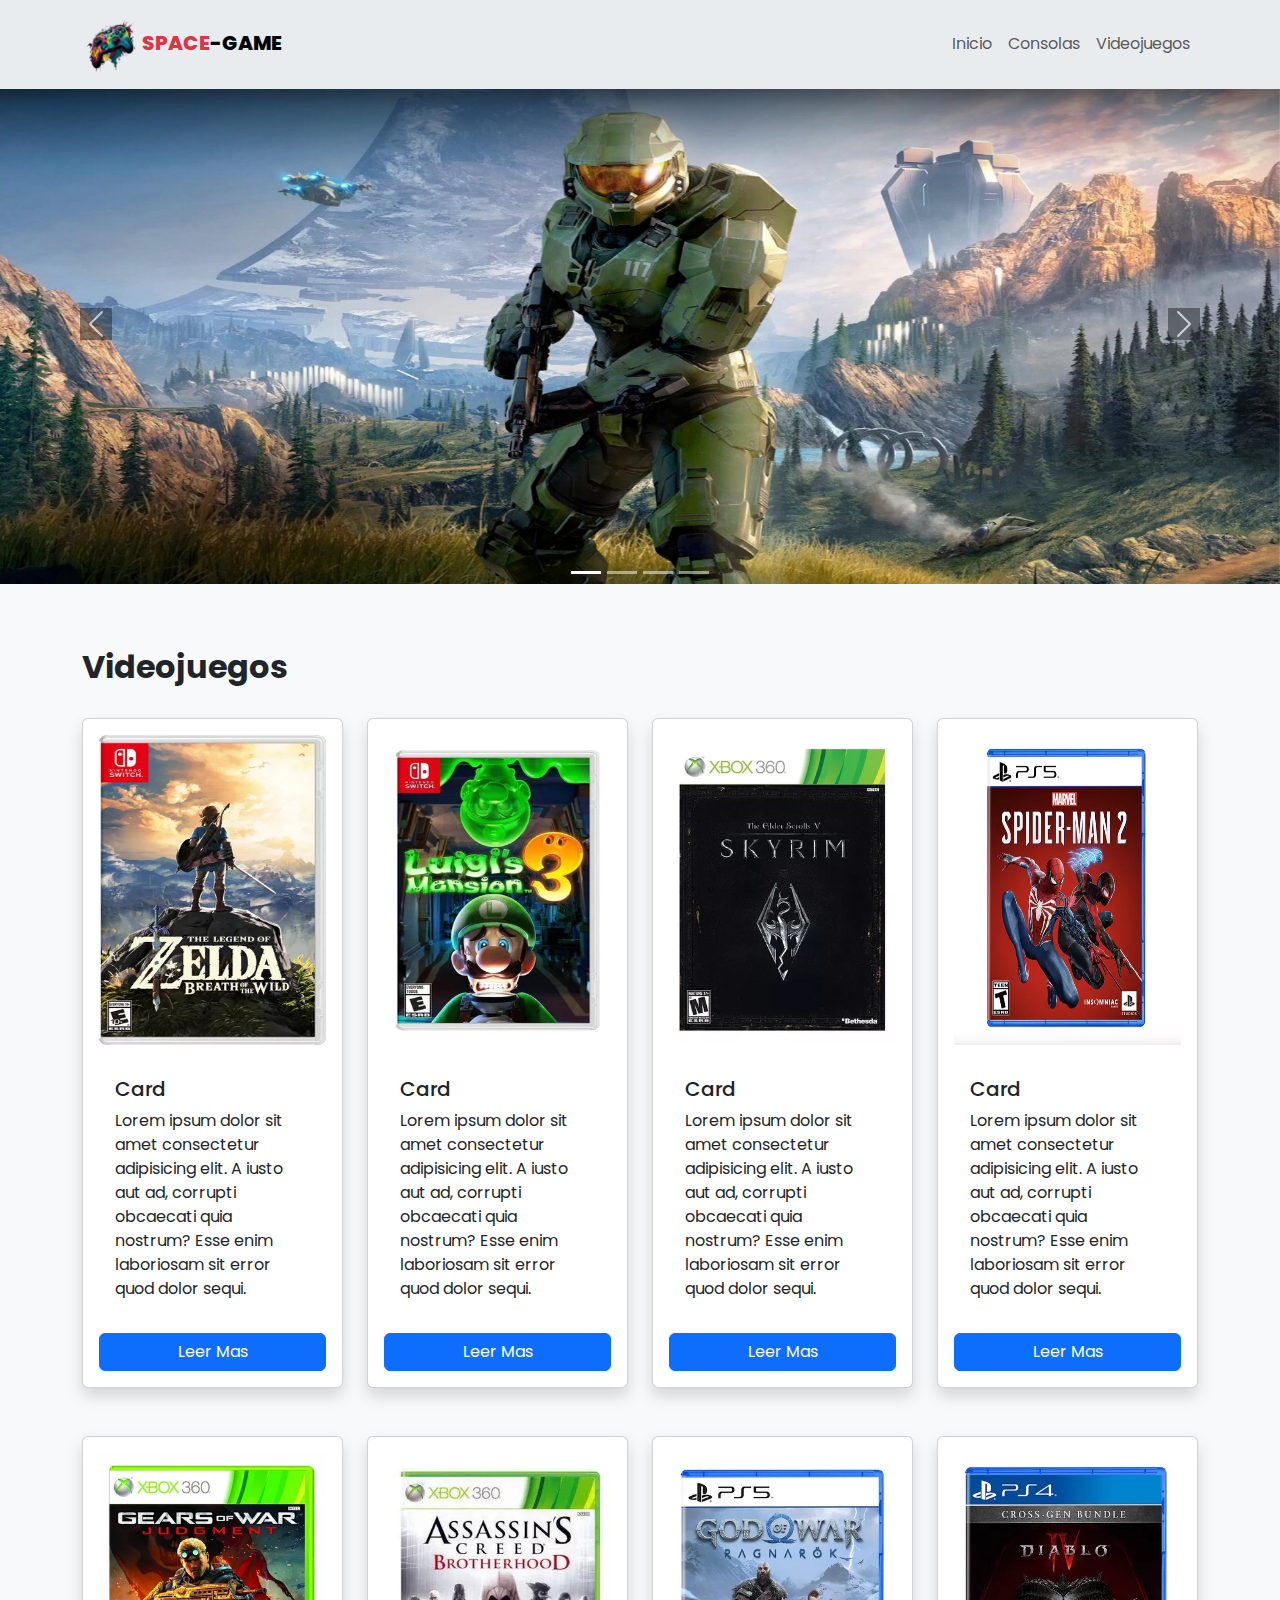
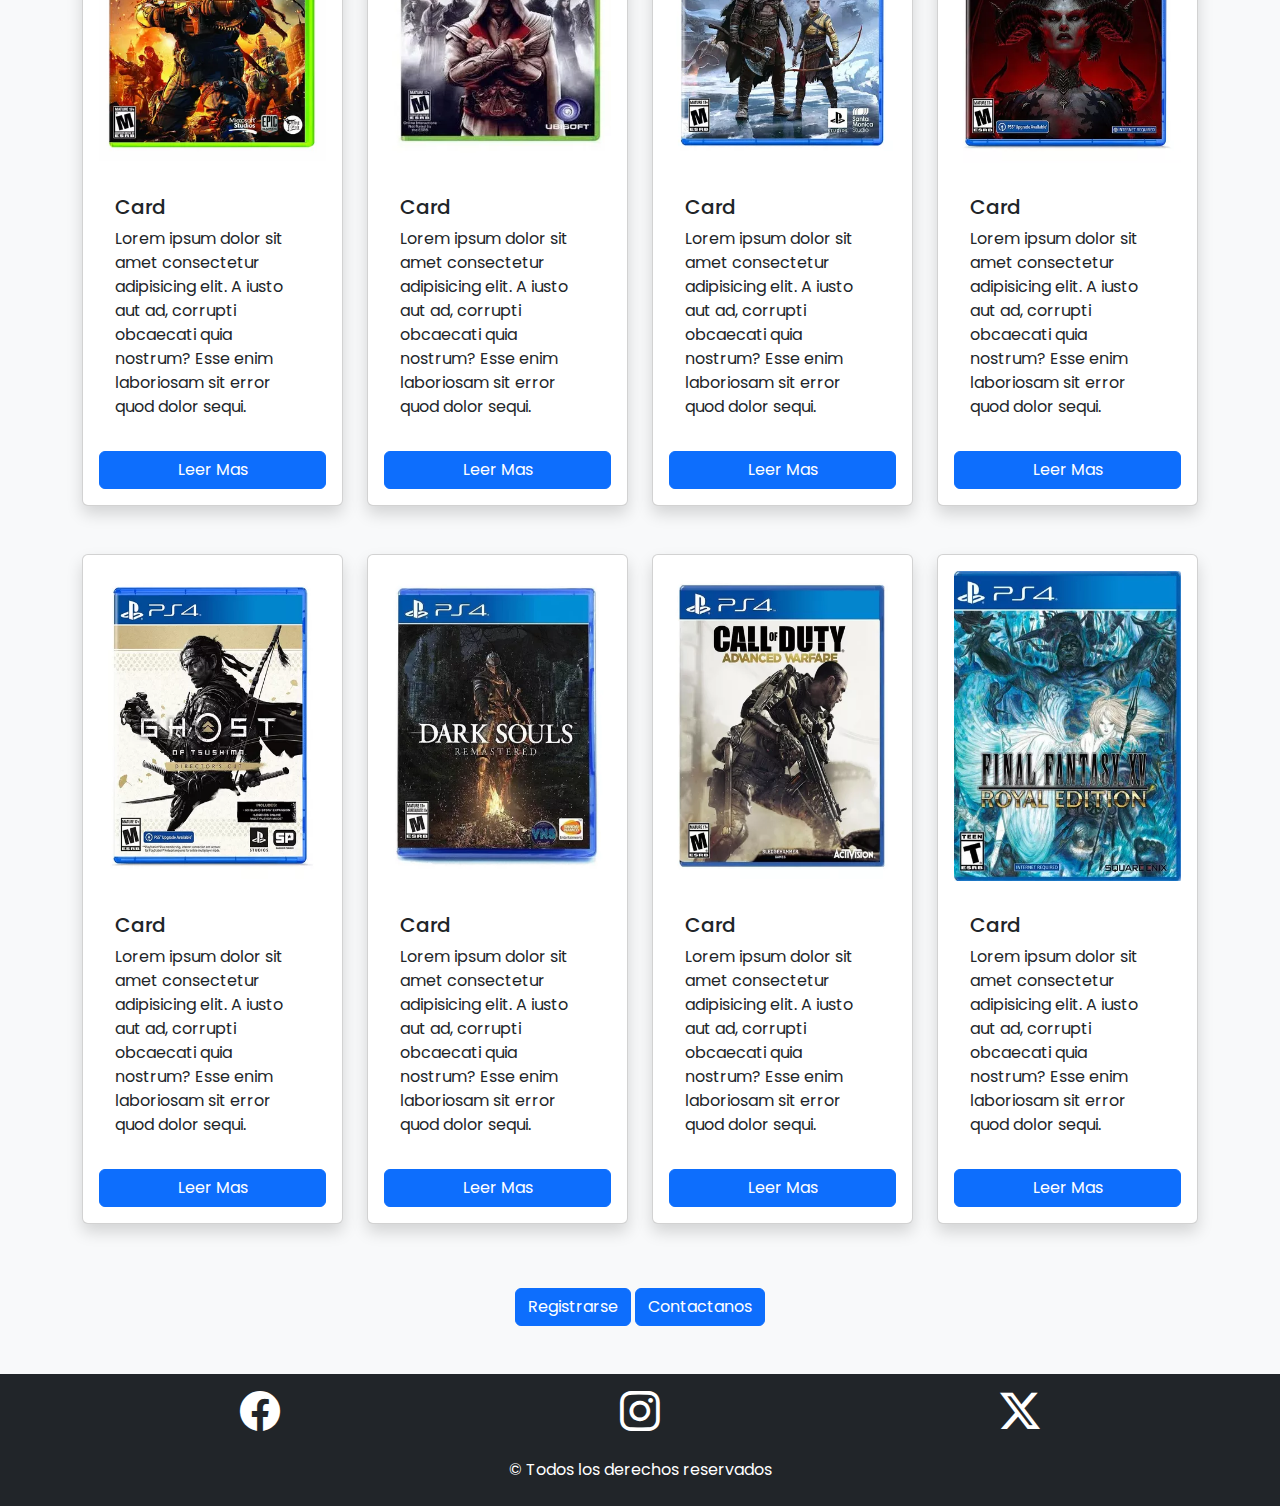
<file: videojuegos.html>
<!DOCTYPE html>
<html lang="en">
<head>
    <meta charset="UTF-8">
    <meta name="viewport" content="width=device-width, initial-scale=1.0">
    <title>Document</title>
    <link href="https://cdn.jsdelivr.net/npm/bootstrap@5.3.3/dist/css/bootstrap.min.css" rel="stylesheet" integrity="sha384-QWTKZyjpPEjISv5WaRU9OFeRpok6YctnYmDr5pNlyT2bRjXh0JMhjY6hW+ALEwIH" crossorigin="anonymous">
    <link rel="stylesheet" href="https://cdn.jsdelivr.net/npm/bootstrap-icons@1.11.3/font/bootstrap-icons.min.css">
    <link rel="stylesheet" href="css/style.css">
</head>
<body class="text-bg-light">
    <nav class="navbar navbar-expand-lg navbar-ligh bg-body-secondary fixed-top">
        <div class="container">
            <a href="" class="navbar-brand"><img class="logo" src="img/editado-removebg-preview.png" alt=""><span class="text-danger">SPACE</span><span>-GAME</span></a>
            <button class="navbar-toggler" type="button" data-bs-toggle="collapse"
                    data-bs-target="#navbar-start" aria-controls="navbar-start" aria-expanded="false">
                <span class="navbar-toggler-icon"></span>
            </button>
            <div class="collapse navbar-collapse" id="navbar-start">
                <ul class="navbar-nav ms-auto mb-2 mb-lg-0">
                    <li class="nav-item">
                        <a href="index.html" class="nav-link">Inicio</a>
                    </li>
                    <li class="nav-item">
                        <a href="consolas.html" class="nav-link">Consolas</a>
                    </li>
                    <li class="nav-item">
                        <a href="videojuegos.html" class="nav-link">Videojuegos</a>
                    </li>
                </ul>
            </div>
        </div>
    </nav>

        <div id="carouselE1" class="carousel slide" data-bs-ride="carousel">
            <div class="carousel-indicators">
                <button type="button" data-bs-target="#carouselE1"
                        data-bs-slide-to="0" class="active" aria-current="true"
                        aria-label="Slide 1">
                </button>
                <button type="button" data-bs-target="#carouselE1"
                        data-bs-slide-to="1" 
                        aria-label="Slide 2">
                </button>
                <button type="button" data-bs-target="#carouselE1"
                        data-bs-slide-to="2" 
                        aria-label="Slide 3">
                </button>
                <button type="button" data-bs-target="#carouselE1"
                        data-bs-slide-to="3" 
                        aria-label="Slide 4">
                </button>
            </div>
            <div class="carousel-inner mt-5 pt-3 dos">
                <div class="carousel-item active mb-3">
                    <img src="img/car1.jpeg" class="d-block w-100" alt="">
                </div>
                <div class="carousel-item mb-3">
                    <img src="img/car2.jpg" class="d-block w-100" alt="">
                </div>
                <div class="carousel-item mb-3">
                    <img src="img/car3.jpg" class="d-block w-100" alt="">
                </div>
                <div class="carousel-item mb-3">
                    <img src="img/car4.jpg" class="d-block w-100" alt="">
                    
                </div>
            </div>
            <button class="carousel-control-prev" type="button" data-bs-target="#carouselE1"
                    data-bs-slide="prev">
                <span class="carousel-control-prev-icon bg-dark" aria-hidden="true"></span>
                <span class="visually-hidden">Previuos</span>
            </button>
            <button class="carousel-control-next" type="button" data-bs-target="#carouselE1"
                    data-bs-slide="next">
                <span class="carousel-control-next-icon bg-dark" aria-hidden="true"></span>
                <span class="visually-hidden">Next</span>
            </button>
        </div>

    <div class="container juegos mt-5">
        <div class="row justify-content-center">
            <div class="col-12 col-md-12 col-lg-12 mb-4">
                <h2 class="fw-bold text-dark">Videojuegos</h2>
            </div>
            <div class="col-10 col-md-6 col-lg-3">
                <div class="card shadow p-3 mb-5 ">
                    <div class="text-center mb-3">
                        <img src="img/juegos/juego_1.webp" alt="">
                    </div>
                    <div class="card-body col-12">
                        <h5 class="card-title">Card</h5>
                        <p>
                            Lorem ipsum dolor sit amet consectetur adipisicing elit. A iusto aut ad, corrupti obcaecati quia nostrum? Esse enim laboriosam sit error quod dolor sequi.
                        </p>
                    </div>
                    <a class="btn btn-primary" href="producto.html">Leer Mas</a>
                </div>
            </div>
            <div class="col-10 col-md-6 col-lg-3">
                <div class="card shadow p-3 mb-5 ">
                    <div class="text-center mb-3">
                        <img src="img/juegos/juego_2.webp" alt="">
                    </div>
                    <div class="card-body col-12">
                        <h5 class="card-title">Card</h5>
                        <p>
                            Lorem ipsum dolor sit amet consectetur adipisicing elit. A iusto aut ad, corrupti obcaecati quia nostrum? Esse enim laboriosam sit error quod dolor sequi.
                        </p>
                    </div>
                    <a class="btn btn-primary" href="#">Leer Mas</a>
                </div>
            </div>
            <div class="col-10 col-md-6 col-lg-3">
                <div class="card shadow p-3 mb-5 ">
                    <div class="text-center mb-3">
                        <img src="img/juegos/juego_3.webp" alt="">
                    </div>
                    <div class="card-body col-12">
                        <h5 class="card-title">Card</h5>
                        <p>
                            Lorem ipsum dolor sit amet consectetur adipisicing elit. A iusto aut ad, corrupti obcaecati quia nostrum? Esse enim laboriosam sit error quod dolor sequi.
                        </p>
                    </div>
                    <a class="btn btn-primary" href="#">Leer Mas</a>
                </div>
            </div>
            <div class="col-10 col-md-6 col-lg-3">
                <div class="card shadow p-3 mb-5 ">
                    <div class="text-center mb-3">
                        <img src="img/juegos/juego_4.webp" alt="">
                    </div>
                    <div class="card-body col-12">
                        <h5 class="card-title">Card</h5>
                        <p>
                            Lorem ipsum dolor sit amet consectetur adipisicing elit. A iusto aut ad, corrupti obcaecati quia nostrum? Esse enim laboriosam sit error quod dolor sequi.
                        </p>
                    </div>
                    <a class="btn btn-primary" href="#">Leer Mas</a>
                </div>
            </div>
            <div class="col-10 col-md-6 col-lg-3">
                <div class="card shadow p-3 mb-5 ">
                    <div class="text-center mb-3">
                        <img src="img/juegos/juego_5.webp" alt="">
                    </div>
                    <div class="card-body col-12">
                        <h5 class="card-title">Card</h5>
                        <p>
                            Lorem ipsum dolor sit amet consectetur adipisicing elit. A iusto aut ad, corrupti obcaecati quia nostrum? Esse enim laboriosam sit error quod dolor sequi.
                        </p>
                    </div>
                    <a class="btn btn-primary" href="#">Leer Mas</a>
                </div>
            </div>
            <div class="col-10 col-md-6 col-lg-3">
                <div class="card shadow p-3 mb-5 ">
                    <div class="text-center mb-3">
                        <img src="img/juegos/juego_6.webp" alt="">
                    </div>
                    <div class="card-body col-12">
                        <h5 class="card-title">Card</h5>
                        <p>
                            Lorem ipsum dolor sit amet consectetur adipisicing elit. A iusto aut ad, corrupti obcaecati quia nostrum? Esse enim laboriosam sit error quod dolor sequi.
                        </p>
                    </div>
                    <a class="btn btn-primary" href="#">Leer Mas</a>
                </div>
            </div>
            <div class="col-10 col-md-6 col-lg-3">
                <div class="card shadow p-3 mb-5 ">
                    <div class="text-center mb-3">
                        <img src="img/juegos/juego_7.webp" alt="">
                    </div>
                    <div class="card-body col-12">
                        <h5 class="card-title">Card</h5>
                        <p>
                            Lorem ipsum dolor sit amet consectetur adipisicing elit. A iusto aut ad, corrupti obcaecati quia nostrum? Esse enim laboriosam sit error quod dolor sequi.
                        </p>
                    </div>
                    <a class="btn btn-primary" href="#">Leer Mas</a>
                </div>
            </div>
            <div class="col-10 col-md-6 col-lg-3">
                <div class="card shadow p-3 mb-5 ">
                    <div class="text-center mb-3">
                        <img src="img/juegos/juego_8.webp" alt="">
                    </div>
                    <div class="card-body col-12">
                        <h5 class="card-title">Card</h5>
                        <p>
                            Lorem ipsum dolor sit amet consectetur adipisicing elit. A iusto aut ad, corrupti obcaecati quia nostrum? Esse enim laboriosam sit error quod dolor sequi.
                        </p>
                    </div>
                    <a class="btn btn-primary" href="#">Leer Mas</a>
                </div>
            </div>
            <div class="col-10 col-md-6 col-lg-3">
                <div class="card shadow p-3 mb-5 ">
                    <div class="text-center mb-3">
                        <img src="img/juegos/juego_9.webp" alt="">
                    </div>
                    <div class="card-body col-12">
                        <h5 class="card-title">Card</h5>
                        <p>
                            Lorem ipsum dolor sit amet consectetur adipisicing elit. A iusto aut ad, corrupti obcaecati quia nostrum? Esse enim laboriosam sit error quod dolor sequi.
                        </p>
                    </div>
                    <a class="btn btn-primary" href="#">Leer Mas</a>
                </div>
            </div>
            <div class="col-10 col-md-6 col-lg-3">
                <div class="card shadow p-3 mb-5 ">
                    <div class="text-center mb-3">
                        <img src="img/juegos/juego_10.webp" alt="">
                    </div>
                    <div class="card-body col-12">
                        <h5 class="card-title">Card</h5>
                        <p>
                            Lorem ipsum dolor sit amet consectetur adipisicing elit. A iusto aut ad, corrupti obcaecati quia nostrum? Esse enim laboriosam sit error quod dolor sequi.
                        </p>
                    </div>
                    <a class="btn btn-primary" href="#">Leer Mas</a>
                </div>
            </div>
            <div class="col-10 col-md-6 col-lg-3">
                <div class="card shadow p-3 mb-5 ">
                    <div class="text-center mb-3">
                        <img src="img/juegos/juego_11.webp" alt="">
                    </div>
                    <div class="card-body col-12">
                        <h5 class="card-title">Card</h5>
                        <p>
                            Lorem ipsum dolor sit amet consectetur adipisicing elit. A iusto aut ad, corrupti obcaecati quia nostrum? Esse enim laboriosam sit error quod dolor sequi.
                        </p>
                    </div>
                    <a class="btn btn-primary" href="#">Leer Mas</a>
                </div>
            </div>
            <div class="col-10 col-md-6 col-lg-3">
                <div class="card shadow p-3 mb-5 ">
                    <div class="text-center mb-3">
                        <img src="img/juegos/juego_12.webp" alt="">
                    </div>
                    <div class="card-body col-12">
                        <h5 class="card-title">Card</h5>
                        <p>
                            Lorem ipsum dolor sit amet consectetur adipisicing elit. A iusto aut ad, corrupti obcaecati quia nostrum? Esse enim laboriosam sit error quod dolor sequi.
                        </p>
                    </div>
                    <a class="btn btn-primary" href="#">Leer Mas</a>
                </div>
            </div>
        </div>
    </div>

    <div class="cintainer text-center mt-3 mb-5">
        <button type="button" class="btn btn-primary" data-bs-toggle="modal" data-bs-target="#exampleModal">
            Registrarse
        </button>
        <button type="button" class="btn btn-primary" data-bs-toggle="modal" data-bs-target="#contact">
            Contactanos
        </button>
    </div>

    <footer class="bg-dark p-2 text-center">
        <div class="container">
            <div class="row">
                <div class="col-4 text-white">
                    <a href="#" class="text-white"><i class="bi bi-facebook fs-1"></i></a>
                </div>
                <div class="col-4 text-white">
                    <a href="#" class="text-white"><i class="bi bi-instagram fs-1"></i></a>
                </div>
                <div class="col-4 text-white">
                    <a href="#" class="text-white"><i class="bi bi-twitter-x fs-1"></i></a>
                </div>
            </div>
            <p class="text-white mt-3">&#169 Todos los derechos reservados</p>
        </div>
    </footer>

    <div class="container">
        <div class="modal fade" id="exampleModal" tabindex="-1" aria-labelledby="exampleModalLabel" aria-hidden="true">
            <div class="modal-dialog">
                <div class="modal-content">
                    <div class="modal-header">
                        <h1 class="modal-title fs-5" id="exampleModalLabel">Registrarse</h1>
                        <button type="button" class="btn-close" data-bs-dismiss="modal" aria-label="Close"></button>
                    </div>
                    <div class="modal-body">
                        <form>
                            <div class="mb-3">
                                <label for="exampleInputEmail1" class="form-label">Nombre</label>
                                <input type="text" class="form-control" id="exampleInputEmail1" aria-describedby="emailHelp">
                            </div>
                            <div class="mb-3">
                                <label for="exampleInputEmail1" class="form-label">Apellidos</label>
                                <input type="text" class="form-control" id="exampleInputEmail1" aria-describedby="emailHelp">
                            </div>
                            <div class="mb-3">
                                <label for="exampleInputEmail1" class="form-label">Telefono</label>
                                <input type="number" class="form-control" id="exampleInputEmail1" aria-describedby="emailHelp">
                            </div>
                            <div class="mb-3">
                                <label for="exampleInputEmail1" class="form-label">Cedula</label>
                                <input type="number" class="form-control" id="exampleInputEmail1" aria-describedby="emailHelp">
                            </div>
                            <div class="mb-3">
                                <label for="exampleInputEmail1" class="form-label">Fecha de nacimiento</label>
                                <input type="date" class="form-control" id="exampleInputEmail1" aria-describedby="emailHelp">
                            </div>
                            <div class="mb-3">
                                <label for="exampleInputEmail1" class="form-label">Email address</label>
                                <input type="email" class="form-control" id="exampleInputEmail1" aria-describedby="emailHelp">
                            </div>
                            <div class="mb-3">
                                <label for="exampleInputPassword1" class="form-label">Password</label>
                                <input type="password" class="form-control" id="exampleInputPassword1">
                            </div>
                        </form>
                    </div>
                    <div class="modal-footer">
                        <button type="submit" class="btn btn-primary">Enviar</button>
                    </div>
                </div>
            </div>
        </div>
    </div>

    <div class="container">
        <div class="modal fade" id="contact" tabindex="-1" aria-labelledby="exampleModalLabel" aria-hidden="true">
            <div class="modal-dialog">
                <div class="modal-content">
                    <div class="modal-header">
                        <h1 class="modal-title fs-5" id="exampleModalLabel">Contactanos</h1>
                        <button type="button" class="btn-close" data-bs-dismiss="modal" aria-label="Close"></button>
                    </div>
                    <div class="modal-body">
                        <div class="container">
                            <form>
                                <div class="mb-3">
                                    <label for="exampleInputEmail1" class="form-label">Correo Electronico</label>
                                    <input type="email" class="form-control" id="exampleInputEmail1">
                                </div>
                                <div div class="mb-3">
                                    <label for="exampleInputPassword1" class="form-label">Contraseña</label>
                                    <input type="password" class="form-control" id="exampleInputPassword1">
                                </div>
                                <div class="mb-3">
                                    <label for="nombre" class="form-label">Mensaje</label>
                                    <textarea type="text" class="form-control" id="nombre"></textarea>
                                </div>
                            </form>
                        </div>
                    </div>
                    <div class="modal-footer">
                        <button type="submit" class="btn btn-primary">Enviar</button>
                    </div>
                </div>
            </div>
        </div>
    </div>





    <script src="https://cdn.jsdelivr.net/npm/bootstrap@5.3.3/dist/js/bootstrap.bundle.min.js" integrity="sha384-YvpcrYf0tY3lHB60NNkmXc5s9fDVZLESaAA55NDzOxhy9GkcIdslK1eN7N6jIeHz" crossorigin="anonymous"></script>
</body>
</file>
<file: css/style.css>
@import url('https://fonts.googleapis.com/css2?family=Poppins:wght@400;500;600;700;800&display=swap');

*{
    font-family: "Poppins", sans-serif;
}

nav span{
    font-weight: 800;
}


.logo{
    width: 60px;
}

.services i{
    font-size: 130px;
}

.juegos img{
    width: 100%;
    height: 310px;
}

.galery img{
    width: 100%;
    height: 200px;
}

.dos img{
    width: 100%;
    height: 520px;
}

.medios img{
    width: 50%;
}

.grande{
    font-weight: 800;
}

.luc img{
    width: 100%;
    height: 300px;
}

@media screen and (min-width:763px) and (max-width:991px){
    .services i{
        font-size: 100px;
    }
}


@media screen and (max-width:762px){
    .logo{
        width: 40px;
    }

    .juegos img{
        width: 100%;
        height: 370px;
    }

    .dos img{
        width: 1000%;
        height: 350px;
    }

    .luc img{
        width: 100%;
        height: 280px;
    }
}
</file>
